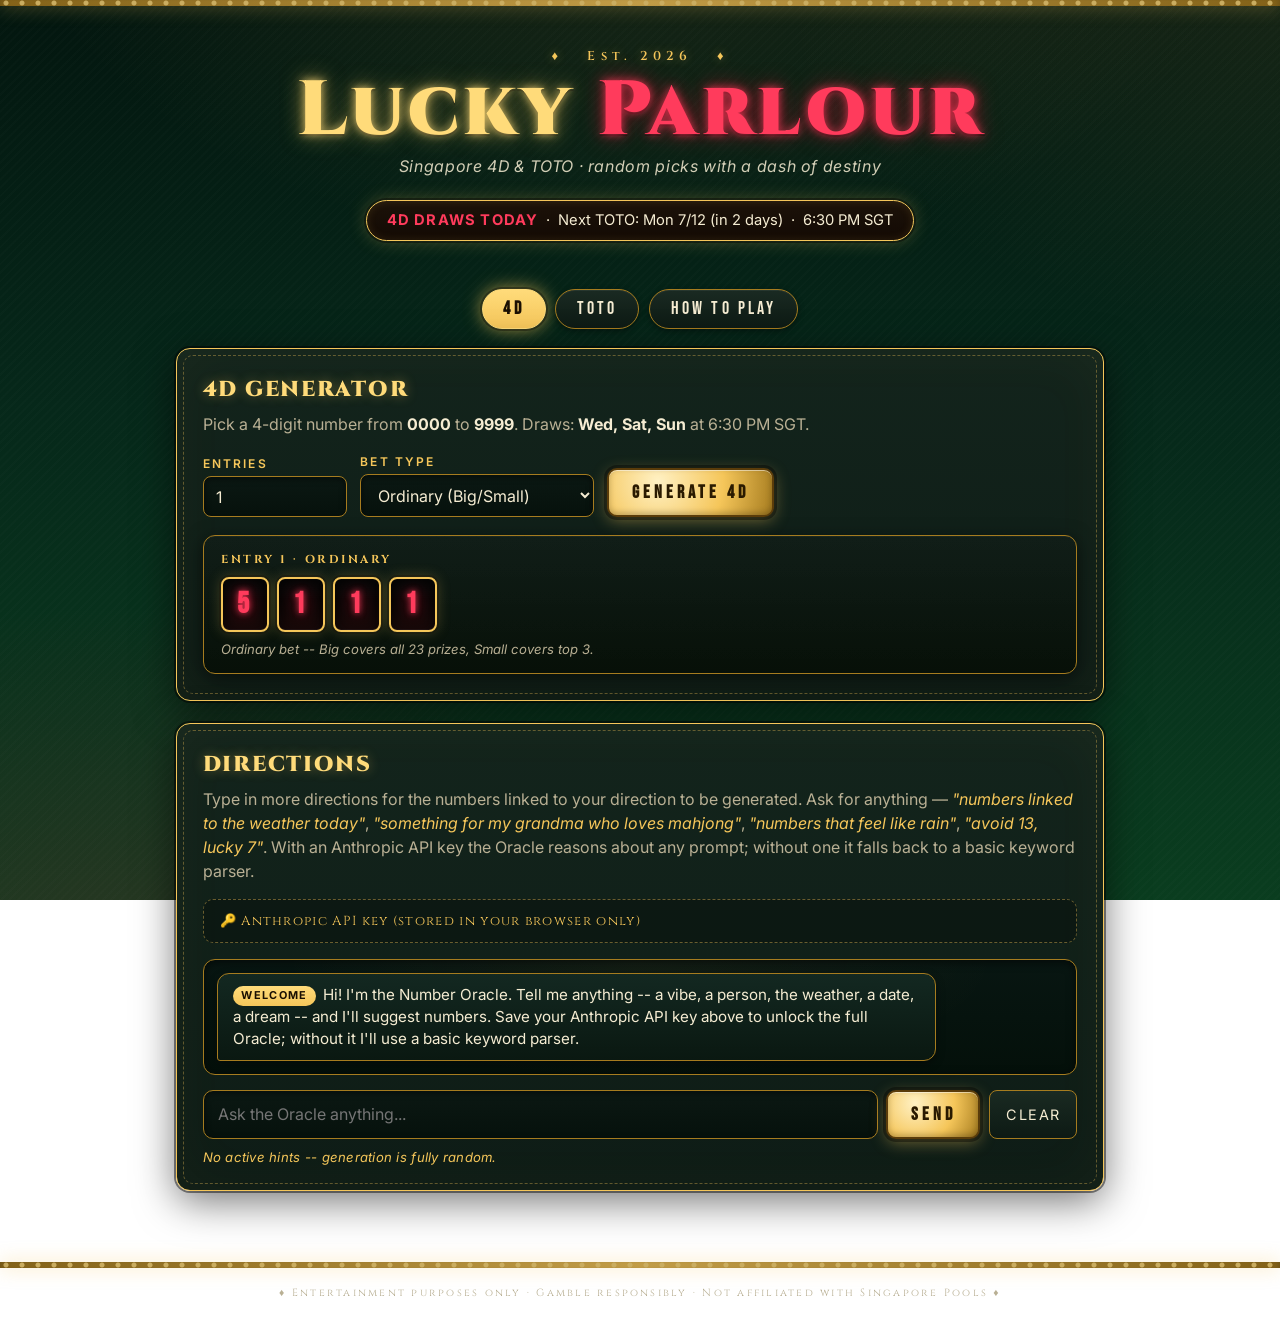
<file: index.html>
<!DOCTYPE html>
<html lang="en">
<head>
  <meta charset="UTF-8" />
  <meta name="viewport" content="width=device-width, initial-scale=1.0" />
  <title>Lucky Parlour &middot; SG 4D & Toto</title>
  <link rel="preconnect" href="https://fonts.googleapis.com" />
  <link rel="preconnect" href="https://fonts.gstatic.com" crossorigin />
  <link href="https://fonts.googleapis.com/css2?family=Cinzel:wght@600;700;900&family=Bebas+Neue&family=Inter:wght@400;500;700&display=swap" rel="stylesheet" />
  <link rel="stylesheet" href="styles.css" />
</head>
<body>
  <div class="marquee-border top"></div>

  <header class="hero">
    <div class="hero-inner">
      <div class="hero-eyebrow">&#9830; &nbsp; Est. 2026 &nbsp; &#9830;</div>
      <h1><span class="glow-gold">Lucky</span> <span class="glow-red">Parlour</span></h1>
      <p class="subtitle">Singapore 4D &amp; TOTO &middot; random picks with a dash of destiny</p>
      <div id="draw-reminder" class="draw-reminder" aria-live="polite"></div>
    </div>
  </header>

  <main class="container">
    <nav class="tabs" role="tablist">
      <button class="tab active" data-tab="four-d" role="tab" aria-selected="true">4D</button>
      <button class="tab" data-tab="toto" role="tab" aria-selected="false">TOTO</button>
      <button class="tab" data-tab="rules" role="tab" aria-selected="false">How to Play</button>
    </nav>

    <section id="four-d" class="panel active" role="tabpanel">
      <h2>4D Generator</h2>
      <p class="panel-desc">
        Pick a 4-digit number from <strong>0000</strong> to <strong>9999</strong>.
        Draws: <strong>Wed, Sat, Sun</strong> at 6:30 PM SGT.
      </p>

      <div class="controls">
        <label>
          Entries
          <input id="fourd-count" type="number" min="1" max="12" value="1" />
        </label>
        <label>
          Bet type
          <select id="fourd-bettype">
            <option value="ordinary">Ordinary (Big/Small)</option>
            <option value="ibet">iBet (all permutations)</option>
            <option value="roll">4D Roll (one rolling digit)</option>
            <option value="system">System Entry (24 perms)</option>
          </select>
        </label>
        <button id="fourd-generate" class="primary">Generate 4D</button>
      </div>

      <div id="fourd-results" class="results" aria-live="polite"></div>
    </section>

    <section id="toto" class="panel" role="tabpanel">
      <h2>Toto Generator</h2>
      <p class="panel-desc">
        Pick <strong>6 numbers</strong> from <strong>1 to 49</strong>. A 7th
        "additional number" is drawn for prize tiers.
        Draws: <strong>Mon, Thu</strong> at 6:30 PM SGT.
      </p>

      <div class="controls">
        <label>
          Boards
          <input id="toto-count" type="number" min="1" max="10" value="1" />
        </label>
        <label>
          Entry type
          <select id="toto-bettype">
            <option value="6">Ordinary (6 numbers)</option>
            <option value="7">System 7</option>
            <option value="8">System 8</option>
            <option value="9">System 9</option>
            <option value="10">System 10</option>
            <option value="11">System 11</option>
            <option value="12">System 12</option>
          </select>
        </label>
        <button id="toto-generate" class="primary">Generate Toto</button>
      </div>

      <div id="toto-results" class="results" aria-live="polite"></div>
    </section>

    <section id="rules" class="panel" role="tabpanel">
      <h2>How to Play</h2>

      <article>
        <h3>4D</h3>
        <ul>
          <li>Choose any 4-digit number from 0000 to 9999.</li>
          <li>Minimum bet: S$1 per entry.</li>
          <li>Each draw picks 23 winning numbers: 1st, 2nd, 3rd, 10 Starter, 10 Consolation.</li>
          <li>
            Bet types: <em>Ordinary</em> (Big covers all 23 prizes; Small covers top 3),
            <em>iBet</em> (wins if any permutation matches),
            <em>4D Roll</em> (one digit is a wildcard 0-9),
            <em>System Entry</em> (all 24 permutations of 4 unique digits).
          </li>
          <li>Draws: Wednesday, Saturday, Sunday at 6:30 PM.</li>
        </ul>
      </article>

      <article>
        <h3>Toto</h3>
        <ul>
          <li>Pick 6 numbers from 1 to 49. Minimum bet: S$1.</li>
          <li>Each draw: 6 winning numbers plus 1 additional number (for Groups 2 & 5).</li>
          <li>
            System entries: pick 7-12 numbers to cover every 6-number combination from
            your set (higher cost, higher coverage).
          </li>
          <li>System Roll: pick 5 numbers plus a rolling wildcard.</li>
          <li>Draws: Monday and Thursday at 6:30 PM.</li>
        </ul>
      </article>

      <p class="disclaimer">
        This tool is for entertainment only. It is not affiliated with Singapore Pools.
        Please gamble responsibly.
      </p>
    </section>

    <section class="chat-section">
      <h2>Directions</h2>
      <p class="panel-desc">
        Type in more directions for the numbers linked to your direction to be generated.
        Ask for anything &mdash; <em>"numbers linked to the weather today"</em>,
        <em>"something for my grandma who loves mahjong"</em>,
        <em>"numbers that feel like rain"</em>, <em>"avoid 13, lucky 7"</em>.
        With an Anthropic API key the Oracle reasons about any prompt; without one
        it falls back to a basic keyword parser.
      </p>

      <details class="api-key-box">
        <summary>&#128273; Anthropic API key (stored in your browser only)</summary>
        <div class="api-key-inner">
          <p class="muted">
            Get a key at <code>console.anthropic.com</code>. It's saved to your
            browser's localStorage and sent directly to Anthropic &mdash; never
            to anyone else.
          </p>
          <div class="api-key-row">
            <input id="api-key-input" type="password" placeholder="sk-ant-..." autocomplete="off" />
            <button type="button" id="api-key-save" class="primary">Save</button>
            <button type="button" id="api-key-clear">Remove</button>
          </div>
          <div id="api-key-status" class="chat-state"></div>
        </div>
      </details>

      <div id="chat-log" class="chat-log" aria-live="polite"></div>
      <form id="chat-form" class="chat-form">
        <input id="chat-input" type="text" placeholder="Ask the Oracle anything..." autocomplete="off" />
        <button type="submit" class="primary">Send</button>
        <button type="button" id="chat-clear">Clear</button>
      </form>
      <div id="chat-state" class="chat-state"></div>
    </section>
  </main>

  <div class="marquee-border bottom"></div>

  <footer class="footer">
    <small>&#9830; Entertainment purposes only &middot; Gamble responsibly &middot; Not affiliated with Singapore Pools &#9830;</small>
  </footer>

  <script src="app.js"></script>
</body>
</html>
</file>
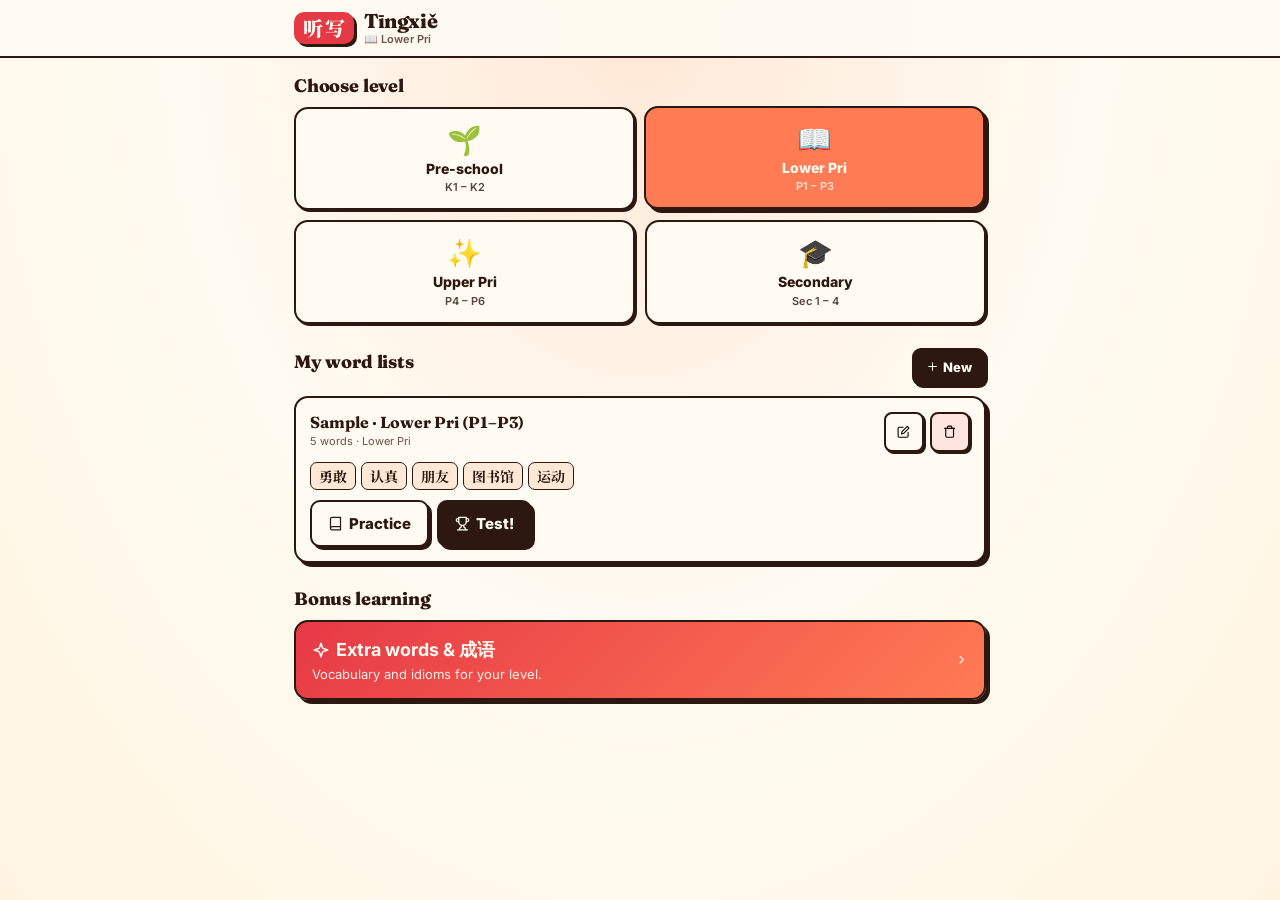
<file: tingxielearner.html>
<!DOCTYPE html>
<html lang="en">
<head>
<meta charset="UTF-8" />
<meta name="viewport" content="width=device-width, initial-scale=1.0, maximum-scale=1.0, user-scalable=no, viewport-fit=cover" />
<meta name="apple-mobile-web-app-capable" content="yes" />
<meta name="mobile-web-app-capable" content="yes" />
<title>Tīngxiě Learner</title>
<link rel="preconnect" href="https://fonts.googleapis.com">
<link rel="preconnect" href="https://fonts.gstatic.com" crossorigin>
<link href="https://fonts.googleapis.com/css2?family=Fraunces:opsz,wght@9..144,700;9..144,800&family=Noto+Serif+SC:wght@700;900&family=Inter:wght@500;700;800&display=swap" rel="stylesheet">
<style>
  :root {
    --ink: #2C1810;
    --paper: #FFFBF2;
    --cream: #FFE8D6;
    --rust: #E63946;
    --orange: #FF7B54;
    --amber: #FFB84D;
    --maroon: #9B2226;
    --muted: #6B5444;
    --green: #86C375;
    --red: #FF7B54;
    --pink: #FFE5E0;
    --mintCorrect: #D4F1C5;
  }
  * { box-sizing: border-box; -webkit-tap-highlight-color: transparent; }
  html, body { margin: 0; padding: 0; }
  body {
    font-family: 'Inter', -apple-system, BlinkMacSystemFont, sans-serif;
    color: var(--ink);
    background: radial-gradient(ellipse at top, var(--cream) 0%, var(--paper) 50%, #FFF4E0 100%);
    min-height: 100vh;
    padding-bottom: 24px;
    overscroll-behavior: none;
  }
  button { font-family: inherit; touch-action: manipulation; cursor: pointer; }
  input { font-family: inherit; -webkit-appearance: none; }
  input:focus { border-color: var(--rust) !important; outline: none; }
  .zh { font-family: 'Noto Serif SC', serif; font-weight: 900; }
  .display { font-family: 'Fraunces', serif; font-weight: 800; letter-spacing: -0.02em; }

  @keyframes pulse { 0%,100% { transform: scale(1); } 50% { transform: scale(1.04); } }
  @keyframes fadeUp { from { opacity: 0; transform: translateY(6px); } to { opacity: 1; transform: translateY(0); } }

  /* Layout */
  header {
    position: sticky; top: 0; z-index: 10;
    background: rgba(255, 251, 242, 0.92);
    backdrop-filter: blur(8px); -webkit-backdrop-filter: blur(8px);
    border-bottom: 2px solid var(--ink);
  }
  .header-inner {
    display: flex; align-items: center; justify-content: space-between;
    max-width: 720px; margin: 0 auto; padding: 10px 14px; gap: 10px;
  }
  .header-left { display: flex; align-items: center; gap: 10px; min-width: 0; flex: 1; }
  .logo {
    display: flex; gap: 2px; background: var(--rust); padding: 6px 9px;
    border-radius: 10px; box-shadow: 3px 3px 0 var(--ink); flex-shrink: 0;
  }
  .logo span { color: var(--paper); font-family: 'Noto Serif SC', serif; font-weight: 900; font-size: 20px; line-height: 1; }
  .title { margin: 0; font-size: 20px; line-height: 1.1; }
  .subtitle { margin: 0; font-size: 11px; color: var(--muted); font-weight: 600;
    overflow: hidden; text-overflow: ellipsis; white-space: nowrap; }

  main { max-width: 720px; margin: 0 auto; padding: 16px 14px; }

  .section { animation: fadeUp 0.3s ease; margin-bottom: 24px; }
  .section-title { font-family: 'Fraunces', serif; font-weight: 800; font-size: 18px;
    margin: 0 0 10px; letter-spacing: -0.01em; }
  .section-header { display: flex; justify-content: space-between; align-items: center; margin-bottom: 10px; gap: 10px; }

  /* Buttons */
  .btn {
    border: 2.5px solid var(--ink); border-radius: 10px;
    padding: 12px 16px; font-weight: 800; font-size: 15px;
    display: inline-flex; align-items: center; justify-content: center; gap: 6px;
    box-shadow: 3px 3px 0 var(--ink); min-height: 46px;
  }
  .btn-primary { background: var(--ink); color: var(--paper); }
  .btn-secondary { background: var(--paper); color: var(--ink); }
  .btn-sm {
    border: 2px solid var(--ink); border-radius: 9px;
    padding: 8px 12px; font-weight: 800; font-size: 13px;
    display: inline-flex; align-items: center; gap: 4px;
    box-shadow: 2px 2px 0 var(--ink); min-height: 38px;
    background: var(--ink); color: var(--paper);
  }
  .btn-icon {
    background: var(--paper); border: 2px solid var(--ink); border-radius: 8px;
    width: 40px; height: 40px;
    display: inline-flex; align-items: center; justify-content: center;
    box-shadow: 2px 2px 0 var(--ink); flex-shrink: 0; padding: 0;
  }
  .btn-icon-lg {
    background: var(--paper); border: 2.5px solid var(--ink); border-radius: 10px;
    width: 50px; height: 46px;
    display: inline-flex; align-items: center; justify-content: center;
    box-shadow: 3px 3px 0 var(--ink); flex-shrink: 0; padding: 0;
  }
  .btn:disabled, .btn-sm:disabled { opacity: 0.4; cursor: not-allowed; }
  .btn-row { display: flex; gap: 8px; }
  .btn-full { width: 100%; }

  /* Level grid */
  .level-grid { display: grid; grid-template-columns: repeat(2, 1fr); gap: 10px; }
  .level-card {
    border: 2.5px solid var(--ink); border-radius: 14px; padding: 14px 10px;
    display: flex; flex-direction: column; align-items: center; gap: 4px;
    transition: all 0.15s ease; min-height: 96px; justify-content: center;
    background: var(--paper); color: var(--ink); box-shadow: 2px 2px 0 var(--ink);
    font-family: inherit;
  }
  .level-card.active { transform: translate(-1px, -1px); box-shadow: 4px 4px 0 var(--ink); }
  .level-card.active[data-id="preschool"] { background: var(--amber); color: var(--paper); }
  .level-card.active[data-id="lower-pri"] { background: var(--orange); color: var(--paper); }
  .level-card.active[data-id="upper-pri"] { background: var(--rust); color: var(--paper); }
  .level-card.active[data-id="secondary"] { background: var(--maroon); color: var(--paper); }
  .level-card .emoji { font-size: 28px; }
  .level-card .label { font-weight: 800; font-size: 14px; line-height: 1.1; }
  .level-card .sub { font-size: 11px; opacity: 0.8; font-weight: 600; }

  /* List cards */
  .list-grid { display: flex; flex-direction: column; gap: 12px; }
  .list-card {
    background: var(--paper); border: 2.5px solid var(--ink); border-radius: 14px;
    padding: 14px; box-shadow: 4px 4px 0 var(--ink);
    display: flex; flex-direction: column; gap: 10px;
  }
  .list-card-header { display: flex; justify-content: space-between; align-items: flex-start; gap: 10px; }
  .list-name { margin: 0; font-size: 16px; font-family: 'Fraunces', serif; font-weight: 700;
    overflow: hidden; text-overflow: ellipsis; white-space: nowrap; }
  .list-meta { margin: 2px 0 0; font-size: 11px; color: var(--muted); }
  .word-preview { display: flex; flex-wrap: wrap; gap: 5px; }
  .word-chip {
    background: var(--cream); border: 1.5px solid var(--ink); border-radius: 7px;
    padding: 3px 8px; font-family: 'Noto Serif SC', serif; font-weight: 700; font-size: 14px;
  }
  .more-chip {
    background: var(--ink); color: var(--paper); border-radius: 7px;
    padding: 3px 8px; font-size: 11px; font-weight: 800;
  }

  /* Empty state */
  .empty {
    background: var(--paper); border: 2.5px dashed var(--ink); border-radius: 14px;
    padding: 28px 18px; text-align: center;
  }

  /* Bonus card */
  .bonus-banner {
    width: 100%; background: linear-gradient(135deg, var(--rust) 0%, var(--orange) 100%);
    color: var(--paper); border: 2.5px solid var(--ink); border-radius: 14px;
    padding: 16px;
    display: flex; justify-content: space-between; align-items: center;
    box-shadow: 4px 4px 0 var(--ink); font-family: inherit; text-align: left; gap: 10px;
  }
  .bonus-banner h3 { margin: 0 0 4px; font-size: 18px; display: flex; align-items: center; gap: 6px; }
  .bonus-banner p { margin: 0; opacity: 0.92; font-size: 13px; }

  /* Scores */
  .scores { display: flex; flex-direction: column; gap: 6px; }
  .score-row {
    background: var(--paper); border: 2px solid var(--ink); border-radius: 9px;
    padding: 8px 12px; display: flex; justify-content: space-between; align-items: center; gap: 10px;
  }
  .score-badge {
    border: 2px solid var(--ink); border-radius: 7px;
    padding: 4px 10px; font-weight: 800; font-size: 13px; flex-shrink: 0;
  }

  /* Form */
  .form-wrap {
    background: var(--paper); border: 2.5px solid var(--ink); border-radius: 14px;
    padding: 16px; box-shadow: 4px 4px 0 var(--ink);
    display: flex; flex-direction: column; gap: 16px;
  }
  .form-header { display: flex; align-items: center; gap: 10px; }
  .form-header h2 { margin: 0; font-size: 19px; }
  .label { display: flex; flex-direction: column; gap: 6px; font-weight: 700; font-size: 14px; }
  .input {
    border: 2px solid var(--ink); border-radius: 8px; padding: 12px;
    font-size: 16px; background: var(--paper); width: 100%; min-height: 44px;
  }

  .add-stack { display: flex; flex-direction: column; gap: 8px; }
  .word-row {
    display: flex; gap: 10px; padding: 10px 12px;
    background: var(--paper); border: 1.5px solid var(--ink);
    border-radius: 8px; margin-bottom: 6px; align-items: center;
  }
  .word-row .hanzi-big { font-family: 'Noto Serif SC', serif; font-weight: 700; font-size: 22px; line-height: 1.1; }
  .word-row .pinyin-small { font-size: 12px; color: var(--muted); }

  .sticky-footer {
    position: sticky; bottom: 0;
    background: rgba(255, 251, 242, 0.95);
    backdrop-filter: blur(8px);
    margin: 8px -16px -16px;
    padding: 12px 16px;
    border-top: 2px solid var(--ink);
    border-radius: 0 0 12px 12px;
    display: flex; gap: 8px; align-items: center;
  }

  /* Practice / Test */
  .mini-header {
    display: flex; align-items: center; gap: 10px;
    background: var(--paper); border: 2px solid var(--ink);
    border-radius: 10px; padding: 8px 10px; margin-bottom: 12px;
  }
  .mini-header .label-text { font-weight: 800; font-size: 14px; flex: 1;
    overflow: hidden; text-overflow: ellipsis; white-space: nowrap; }
  .progress-pill {
    font-size: 13px; color: var(--muted); font-weight: 800;
    background: var(--cream); padding: 4px 10px; border-radius: 7px;
    border: 1.5px solid var(--ink); flex-shrink: 0;
  }
  .progress-bar {
    height: 6px; background: var(--cream); border-radius: 3px;
    border: 1.5px solid var(--ink); overflow: hidden; margin-bottom: 12px;
  }
  .progress-fill { height: 100%; background: var(--rust); transition: width 0.3s ease; }

  .card-pad {
    background: var(--paper); border: 2.5px solid var(--ink); border-radius: 16px;
    padding: 16px; box-shadow: 4px 4px 0 var(--ink);
    display: flex; flex-direction: column; align-items: center; gap: 14px;
  }
  .big-hanzi-btn {
    position: relative; width: 100%; aspect-ratio: 1/1; max-height: 52vh;
    background: var(--cream); border: 3px solid var(--ink);
    border-radius: 14px;
    display: flex; align-items: center; justify-content: center;
    box-shadow: 4px 4px 0 var(--ink); font-family: inherit;
    padding: 0;
  }
  .big-hanzi {
    font-family: 'Noto Serif SC', serif; font-weight: 900;
    font-size: clamp(72px, 28vw, 180px); line-height: 1;
  }
  .reveal-btn {
    background: var(--cream); border: 2px solid var(--ink); border-radius: 9px;
    padding: 10px 12px; font-weight: 800;
    display: inline-flex; align-items: center; justify-content: center;
    gap: 6px; font-size: 13px; min-height: 42px; width: 100%;
  }
  .stroke-hint {
    background: var(--cream); border: 2px solid var(--ink); border-radius: 9px;
    padding: 10px 12px; width: 100%;
    display: flex; align-items: center; gap: 8px; font-size: 12px;
  }

  .mode-row { display: grid; grid-template-columns: 1fr 1fr; gap: 6px; margin-bottom: 12px; }
  .mode-btn {
    background: var(--paper); border: 2px solid var(--ink); border-radius: 9px;
    padding: 10px 8px; font-weight: 800;
    display: inline-flex; align-items: center; justify-content: center;
    gap: 5px; font-size: 13px; font-family: inherit; min-height: 42px;
  }
  .mode-btn.active { background: var(--ink); color: var(--paper); box-shadow: 2px 2px 0 var(--muted); }

  .test-prompt {
    margin: 0; font-size: 13px; color: var(--muted); font-weight: 800;
    text-transform: uppercase; letter-spacing: 0.05em;
  }
  .big-speak-btn {
    width: 120px; height: 120px; background: var(--rust); color: var(--paper);
    border: 3px solid var(--ink); border-radius: 50%;
    display: flex; flex-direction: column; align-items: center; justify-content: center;
    box-shadow: 4px 4px 0 var(--ink);
    animation: pulse 2s ease-in-out infinite; font-family: inherit;
  }
  .answer-area { width: 100%; display: flex; flex-direction: column; gap: 10px; }
  .self-check {
    background: var(--cream); border: 2px solid var(--ink); border-radius: 12px;
    padding: 16px; width: 100%; text-align: center;
  }
  .self-check .big-answer {
    font-size: 52px; font-family: 'Noto Serif SC', serif;
    font-weight: 900; line-height: 1; margin: 4px 0;
  }
  .self-check-btns { display: flex; gap: 8px; margin-top: 12px; }
  .self-check-btns .mode-btn { flex: 1; }

  /* Canvas */
  .canvas-wrap { position: relative; width: 100%; }
  canvas {
    width: 100%; aspect-ratio: 1/1; border-radius: 14px;
    border: 3px solid var(--ink);
    touch-action: none; -ms-touch-action: none;
    -webkit-user-select: none; user-select: none;
    background: var(--paper); box-shadow: 3px 3px 0 var(--ink); display: block;
    overscroll-behavior: none;
  }
  .clear-btn {
    position: absolute; top: 10px; right: 10px;
    background: var(--paper); border: 2px solid var(--ink);
    border-radius: 8px; padding: 8px 12px;
    font-size: 13px; font-family: inherit; font-weight: 700;
    display: flex; align-items: center; gap: 4px; min-height: 36px;
    touch-action: manipulation;
  }

  /* Results */
  .results-card {
    background: var(--paper); border: 2.5px solid var(--ink); border-radius: 16px;
    padding: 20px; box-shadow: 4px 4px 0 var(--ink);
    text-align: center; max-width: 600px; width: 100%; margin: 0 auto;
  }
  .results-card .emoji-big { font-size: 60px; }
  .results-card h2 { margin: 4px 0; font-size: 30px; }
  .results-card .msg { font-size: 17px; color: var(--muted); margin: 0 0 18px; }
  .result-details {
    display: flex; flex-direction: column; gap: 5px;
    margin: 14px 0; max-height: 260px; overflow-y: auto;
  }
  .result-row {
    display: flex; align-items: center; gap: 10px;
    padding: 8px 12px; border-radius: 8px; border: 2px solid var(--ink);
  }
  .result-row.correct { background: var(--mintCorrect); }
  .result-row.wrong { background: var(--pink); }
  .result-actions { display: grid; grid-template-columns: 1fr 1fr 1fr; gap: 8px; }

  /* Bonus */
  .bonus-level-row { display: flex; gap: 6px; flex-wrap: wrap; overflow-x: auto; padding-bottom: 2px; margin-bottom: 8px; }
  .chip-btn {
    background: var(--paper); border: 2px solid var(--ink); border-radius: 999px;
    padding: 7px 12px; font-weight: 800; font-family: inherit;
    font-size: 12px; white-space: nowrap; flex-shrink: 0;
  }
  .chip-btn.active { color: var(--paper); }
  .chip-btn.active[data-id="preschool"] { background: var(--amber); }
  .chip-btn.active[data-id="lower-pri"] { background: var(--orange); }
  .chip-btn.active[data-id="upper-pri"] { background: var(--rust); }
  .chip-btn.active[data-id="secondary"] { background: var(--maroon); }

  .tab-row { display: grid; grid-template-columns: 1fr 1fr; gap: 8px; margin-bottom: 8px; }
  .tab {
    background: var(--paper); border: 2px solid var(--ink); border-radius: 10px;
    padding: 10px 12px; font-weight: 800; font-family: inherit; font-size: 13px;
    min-height: 42px;
  }
  .tab.active { background: var(--rust); color: var(--paper); box-shadow: 2px 2px 0 var(--ink); }

  .refresh-btn {
    background: var(--cream); color: var(--ink); border: 2px solid var(--ink);
    border-radius: 10px; padding: 8px 12px; font-weight: 800; font-size: 13px;
    display: inline-flex; align-items: center; gap: 5px;
    box-shadow: 2px 2px 0 var(--ink); min-height: 38px;
    font-family: inherit; flex-shrink: 0;
  }

  .bonus-grid {
    display: grid; grid-template-columns: repeat(2, 1fr);
    gap: 10px; perspective: 1000px;
  }
  .bonus-grid.idiom-grid {
    grid-template-columns: 1fr;
  }
  .bonus-item {
    position: relative; aspect-ratio: 1/1;
    transform-style: preserve-3d; transition: transform 0.5s;
  }
  .idiom-grid .bonus-item {
    aspect-ratio: 3/1;
  }
  .bonus-item.flipped { transform: rotateY(180deg); }
  .bonus-face {
    position: absolute; inset: 0; border: 2.5px solid var(--ink); border-radius: 12px;
    padding: 10px; box-shadow: 3px 3px 0 var(--ink); backface-visibility: hidden;
    display: flex; flex-direction: column; align-items: center; justify-content: center; gap: 4px;
  }
  .bonus-face.front { background: var(--paper); }
  .bonus-face.back { background: var(--cream); transform: rotateY(180deg); }
  .bonus-hanzi {
    font-family: 'Noto Serif SC', serif; font-weight: 900;
    font-size: clamp(26px, 8vw, 36px); line-height: 1.1; text-align: center;
  }
  .idiom-grid .bonus-hanzi {
    font-size: clamp(22px, 6vw, 30px);
  }
  .bonus-pinyin { font-size: 13px; color: var(--muted); text-align: center; font-weight: 700; }
  .bonus-meaning {
    font-family: 'Fraunces', serif; font-weight: 700;
    font-size: 14px; line-height: 1.35; text-align: center;
    color: var(--ink); padding: 0 6px;
  }
  .flip-hint { position: absolute; bottom: 5px; font-size: 9px; color: var(--muted); font-weight: 700; letter-spacing: 0.05em; }
  .speak-icon {
    position: absolute; top: 6px; right: 6px;
    background: var(--cream); border: 2px solid var(--ink);
    border-radius: 50%; width: 30px; height: 30px;
    display: flex; align-items: center; justify-content: center; padding: 0;
  }
  .speak-icon svg { width: 14px; height: 14px; }

  /* Inline icons (SVG, currentColor) */
  .ic { width: 1em; height: 1em; vertical-align: -0.15em; }
</style>
</head>
<body>
<div id="root"></div>

<!-- Inline SVG icon symbols, referenced by id -->
<svg width="0" height="0" style="position:absolute" aria-hidden="true">
  <defs>
    <symbol id="i-home" viewBox="0 0 24 24" fill="none" stroke="currentColor" stroke-width="2" stroke-linecap="round" stroke-linejoin="round"><path d="m3 9 9-7 9 7v11a2 2 0 0 1-2 2H5a2 2 0 0 1-2-2z"/><polyline points="9 22 9 12 15 12 15 22"/></symbol>
    <symbol id="i-back" viewBox="0 0 24 24" fill="none" stroke="currentColor" stroke-width="2" stroke-linecap="round" stroke-linejoin="round"><line x1="19" y1="12" x2="5" y2="12"/><polyline points="12 19 5 12 12 5"/></symbol>
    <symbol id="i-plus" viewBox="0 0 24 24" fill="none" stroke="currentColor" stroke-width="2" stroke-linecap="round" stroke-linejoin="round"><line x1="12" y1="5" x2="12" y2="19"/><line x1="5" y1="12" x2="19" y2="12"/></symbol>
    <symbol id="i-x" viewBox="0 0 24 24" fill="none" stroke="currentColor" stroke-width="2" stroke-linecap="round" stroke-linejoin="round"><line x1="18" y1="6" x2="6" y2="18"/><line x1="6" y1="6" x2="18" y2="18"/></symbol>
    <symbol id="i-check" viewBox="0 0 24 24" fill="none" stroke="currentColor" stroke-width="2" stroke-linecap="round" stroke-linejoin="round"><polyline points="20 6 9 17 4 12"/></symbol>
    <symbol id="i-edit" viewBox="0 0 24 24" fill="none" stroke="currentColor" stroke-width="2" stroke-linecap="round" stroke-linejoin="round"><path d="M11 4H4a2 2 0 0 0-2 2v14a2 2 0 0 0 2 2h14a2 2 0 0 0 2-2v-7"/><path d="m18.5 2.5 3 3L12 15l-4 1 1-4z"/></symbol>
    <symbol id="i-trash" viewBox="0 0 24 24" fill="none" stroke="currentColor" stroke-width="2" stroke-linecap="round" stroke-linejoin="round"><polyline points="3 6 5 6 21 6"/><path d="M19 6v14a2 2 0 0 1-2 2H7a2 2 0 0 1-2-2V6m3 0V4a2 2 0 0 1 2-2h4a2 2 0 0 1 2 2v2"/></symbol>
    <symbol id="i-book" viewBox="0 0 24 24" fill="none" stroke="currentColor" stroke-width="2" stroke-linecap="round" stroke-linejoin="round"><path d="M4 19.5A2.5 2.5 0 0 1 6.5 17H20"/><path d="M6.5 2H20v20H6.5A2.5 2.5 0 0 1 4 19.5v-15A2.5 2.5 0 0 1 6.5 2z"/></symbol>
    <symbol id="i-trophy" viewBox="0 0 24 24" fill="none" stroke="currentColor" stroke-width="2" stroke-linecap="round" stroke-linejoin="round"><path d="M6 9H4.5a2.5 2.5 0 0 1 0-5H6"/><path d="M18 9h1.5a2.5 2.5 0 0 0 0-5H18"/><path d="M4 22h16"/><path d="M10 14.66V17c0 .55-.47.98-.97 1.21C7.85 18.75 7 20.24 7 22"/><path d="M14 14.66V17c0 .55.47.98.97 1.21C16.15 18.75 17 20.24 17 22"/><path d="M18 2H6v7a6 6 0 0 0 12 0V2Z"/></symbol>
    <symbol id="i-sparkles" viewBox="0 0 24 24" fill="none" stroke="currentColor" stroke-width="2" stroke-linecap="round" stroke-linejoin="round"><path d="m12 3-1.9 5.8a2 2 0 0 1-1.3 1.3L3 12l5.8 1.9a2 2 0 0 1 1.3 1.3L12 21l1.9-5.8a2 2 0 0 1 1.3-1.3L21 12l-5.8-1.9a2 2 0 0 1-1.3-1.3z"/></symbol>
    <symbol id="i-eye" viewBox="0 0 24 24" fill="none" stroke="currentColor" stroke-width="2" stroke-linecap="round" stroke-linejoin="round"><path d="M2 12s3-7 10-7 10 7 10 7-3 7-10 7-10-7-10-7z"/><circle cx="12" cy="12" r="3"/></symbol>
    <symbol id="i-eye-off" viewBox="0 0 24 24" fill="none" stroke="currentColor" stroke-width="2" stroke-linecap="round" stroke-linejoin="round"><path d="M9.88 9.88a3 3 0 1 0 4.24 4.24"/><path d="M10.73 5.08A10.43 10.43 0 0 1 12 5c7 0 10 7 10 7a13.16 13.16 0 0 1-1.67 2.68"/><path d="M6.61 6.61A13.526 13.526 0 0 0 2 12s3 7 10 7a9.74 9.74 0 0 0 5.39-1.61"/><line x1="2" y1="2" x2="22" y2="22"/></symbol>
    <symbol id="i-pencil" viewBox="0 0 24 24" fill="none" stroke="currentColor" stroke-width="2" stroke-linecap="round" stroke-linejoin="round"><path d="M17 3a2.828 2.828 0 1 1 4 4L7.5 20.5 2 22l1.5-5.5z"/></symbol>
    <symbol id="i-user-check" viewBox="0 0 24 24" fill="none" stroke="currentColor" stroke-width="2" stroke-linecap="round" stroke-linejoin="round"><path d="M16 21v-2a4 4 0 0 0-4-4H5a4 4 0 0 0-4 4v2"/><circle cx="8.5" cy="7" r="4"/><polyline points="17 11 19 13 23 9"/></symbol>
    <symbol id="i-chevron" viewBox="0 0 24 24" fill="none" stroke="currentColor" stroke-width="2" stroke-linecap="round" stroke-linejoin="round"><polyline points="9 18 15 12 9 6"/></symbol>
    <symbol id="i-rotate" viewBox="0 0 24 24" fill="none" stroke="currentColor" stroke-width="2" stroke-linecap="round" stroke-linejoin="round"><polyline points="1 4 1 10 7 10"/><path d="M3.51 15a9 9 0 1 0 2.13-9.36L1 10"/></symbol>
    <symbol id="i-save" viewBox="0 0 24 24" fill="none" stroke="currentColor" stroke-width="2" stroke-linecap="round" stroke-linejoin="round"><path d="M19 21H5a2 2 0 0 1-2-2V5a2 2 0 0 1 2-2h11l5 5v11a2 2 0 0 1-2 2z"/><polyline points="17 21 17 13 7 13 7 21"/><polyline points="7 3 7 8 15 8"/></symbol>
    <symbol id="i-refresh" viewBox="0 0 24 24" fill="none" stroke="currentColor" stroke-width="2" stroke-linecap="round" stroke-linejoin="round"><polyline points="23 4 23 10 17 10"/><polyline points="1 20 1 14 7 14"/><path d="M3.51 9a9 9 0 0 1 14.85-3.36L23 10M1 14l4.64 4.36A9 9 0 0 0 20.49 15"/></symbol>
    <symbol id="i-volume" viewBox="0 0 24 24" fill="none" stroke="currentColor" stroke-width="2" stroke-linecap="round" stroke-linejoin="round"><polygon points="11 5 6 9 2 9 2 15 6 15 11 19 11 5"/><path d="M15.54 8.46a5 5 0 0 1 0 7.07"/><path d="M19.07 4.93a10 10 0 0 1 0 14.14"/></symbol>
  </defs>
</svg>

<script>
// ============================================================
// Data: Levels and Bonus Library
// ============================================================
const LEVELS = [
  { id: 'preschool', label: 'Pre-school', sub: 'K1 – K2', emoji: '🌱' },
  { id: 'lower-pri', label: 'Lower Pri', sub: 'P1 – P3', emoji: '📖' },
  { id: 'upper-pri', label: 'Upper Pri', sub: 'P4 – P6', emoji: '✨' },
  { id: 'secondary', label: 'Secondary', sub: 'Sec 1 – 4', emoji: '🎓' },
];
const LEVELS_BY_ID = new Map(LEVELS.map(l => [l.id, l]));

const BONUS_LIBRARY = {
  preschool: {
    words: [
      ['太阳','tài yáng'],['月亮','yuè liang'],['星星','xīng xing'],['苹果','píng guǒ'],['西瓜','xī guā'],
      ['小狗','xiǎo gǒu'],['小猫','xiǎo māo'],['老虎','lǎo hǔ'],['大象','dà xiàng'],['蝴蝶','hú dié'],
      ['妈妈','mā ma'],['爸爸','bà ba'],['老师','lǎo shī'],['朋友','péng yǒu'],['学校','xué xiào'],
      ['红色','hóng sè'],['黄色','huáng sè'],['蓝色','lán sè'],['你好','nǐ hǎo'],['谢谢','xiè xie'],
    ].map(([h,p]) => ({hanzi:h, pinyin:p})),
    idioms: [
      ['一心一意','yī xīn yī yì','Focus on one thing with all your heart.'],
      ['马马虎虎','mǎ mǎ hū hū','Doing something carelessly — not good, not bad.'],
      ['五颜六色','wǔ yán liù sè','Full of many bright colours.'],
      ['十全十美','shí quán shí měi','Perfect in every way.'],
      ['高高兴兴','gāo gāo xìng xìng','Very happy and cheerful.'],
      ['快快乐乐','kuài kuài lè lè','Full of joy and fun.'],
      ['干干净净','gān gān jìng jìng','Very clean, no dirt at all.'],
      ['安安静静','ān ān jìng jìng','Very quiet and peaceful.'],
      ['七上八下','qī shàng bā xià','Heart jumping with worry or excitement.'],
      ['三心二意','sān xīn èr yì','Can\'t decide — keep changing your mind.'],
      ['一举两得','yī jǔ liǎng dé','Do one thing and get two good results.'],
      ['大大小小','dà dà xiǎo xiǎo','Things of all sizes mixed together.'],
    ].map(([h,p,m]) => ({hanzi:h, pinyin:p, meaning:m})),
  },
  'lower-pri': {
    words: [
      ['学校','xué xiào'],['朋友','péng yǒu'],['快乐','kuài lè'],['勇敢','yǒng gǎn'],['聪明','cōng míng'],
      ['认真','rèn zhēn'],['努力','nǔ lì'],['希望','xī wàng'],['帮助','bāng zhù'],['分享','fēn xiǎng'],
      ['图书馆','tú shū guǎn'],['运动','yùn dòng'],['新加坡','xīn jiā pō'],['春节','chūn jié'],['彩虹','cǎi hóng'],
      ['健康','jiàn kāng'],['礼物','lǐ wù'],['故事','gù shi'],['动物园','dòng wù yuán'],['公园','gōng yuán'],
    ].map(([h,p]) => ({hanzi:h, pinyin:p})),
    idioms: [
      ['亡羊补牢','wáng yáng bǔ láo','Fix the problem after a mistake — better late than never.'],
      ['画蛇添足','huà shé tiān zú','Adding something extra and ruining a good thing.'],
      ['守株待兔','shǒu zhū dài tù','Waiting lazily for good luck instead of working for it.'],
      ['井底之蛙','jǐng dǐ zhī wā','Someone who only sees a small world and thinks it\'s everything.'],
      ['狐假虎威','hú jiǎ hǔ wēi','Using someone else\'s power to scare others.'],
      ['对牛弹琴','duì niú tán qín','Talking to someone who can\'t understand — wasted effort.'],
      ['掩耳盗铃','yǎn ěr dào líng','Fooling only yourself, not anyone else.'],
      ['画龙点睛','huà lóng diǎn jīng','Adding the perfect finishing touch.'],
      ['愚公移山','yú gōng yí shān','Keep working hard and you can do anything.'],
      ['一举两得','yī jǔ liǎng dé','Do one thing, get two good results.'],
      ['日积月累','rì jī yuè lěi','Little by little, day by day, you build up a lot.'],
      ['熟能生巧','shú néng shēng qiǎo','Practice makes perfect.'],
      ['专心致志','zhuān xīn zhì zhì','Fully concentrating with all your attention.'],
      ['不耻下问','bù chǐ xià wèn','Not shy to ask questions, even to someone younger.'],
      ['取长补短','qǔ cháng bǔ duǎn','Learn from others\' strengths to fix your weak spots.'],
    ].map(([h,p,m]) => ({hanzi:h, pinyin:p, meaning:m})),
  },
  'upper-pri': {
    words: [
      ['环境','huán jìng'],['保护','bǎo hù'],['文化','wén huà'],['传统','chuán tǒng'],['科技','kē jì'],
      ['挑战','tiǎo zhàn'],['坚持','jiān chí'],['理想','lǐ xiǎng'],['责任','zé rèn'],['合作','hé zuò'],
      ['团结','tuán jié'],['诚信','chéng xìn'],['克服','kè fú'],['成功','chéng gōng'],['经验','jīng yàn'],
      ['思考','sī kǎo'],['鼓励','gǔ lì'],['尊重','zūn zhòng'],['理解','lǐ jiě'],['影响','yǐng xiǎng'],
    ].map(([h,p]) => ({hanzi:h, pinyin:p})),
    idioms: [
      ['滴水穿石','dī shuǐ chuān shí','Water drops can wear through stone — small efforts add up.'],
      ['半途而废','bàn tú ér fèi','Giving up halfway — leaving things unfinished.'],
      ['入乡随俗','rù xiāng suí sú','When in Rome, do as the Romans do.'],
      ['事半功倍','shì bàn gōng bèi','Half the work, double the result — work smart.'],
      ['一帆风顺','yī fān fēng shùn','Smooth sailing all the way — everything goes well.'],
      ['雪中送炭','xuě zhōng sòng tàn','Helping someone exactly when they need it most.'],
      ['锦上添花','jǐn shàng tiān huā','Adding something great to what\'s already good.'],
      ['塞翁失马','sài wēng shī mǎ','A bad thing can turn into something good — blessing in disguise.'],
      ['一鸣惊人','yī míng jīng rén','Quiet for a long time, then suddenly amazing everyone.'],
      ['胸有成竹','xiōng yǒu chéng zhú','Having a clear plan ready before you start.'],
      ['同舟共济','tóng zhōu gòng jì','Working together to get through hard times.'],
      ['齐心协力','qí xīn xié lì','Everyone helping with the same goal.'],
      ['助人为乐','zhù rén wéi lè','Finding happiness in helping other people.'],
      ['舍己为人','shě jǐ wèi rén','Putting other people before yourself.'],
      ['日新月异','rì xīn yuè yì','Changing and improving very quickly.'],
    ].map(([h,p,m]) => ({hanzi:h, pinyin:p, meaning:m})),
  },
  secondary: {
    words: [
      ['探索','tàn suǒ'],['创新','chuàng xīn'],['价值观','jià zhí guān'],['反思','fǎn sī'],['抉择','jué zé'],
      ['观点','guān diǎn'],['逻辑','luó jí'],['矛盾','máo dùn'],['平衡','píng héng'],['和谐','hé xié'],
      ['毅力','yì lì'],['潜力','qián lì'],['身份','shēn fèn'],['挑战','tiǎo zhàn'],['突破','tū pò'],
      ['趋势','qū shì'],['远见','yuǎn jiàn'],['本质','běn zhì'],['人工智能','rén gōng zhì néng'],['可持续','kě chí xù'],
    ].map(([h,p]) => ({hanzi:h, pinyin:p})),
    idioms: [
      ['锲而不舍','qiè ér bù shě','Never giving up — sticking with it no matter what.'],
      ['集思广益','jí sī guǎng yì','Pooling everyone\'s ideas for the best outcome.'],
      ['居安思危','jū ān sī wēi','Think about possible dangers even when life is good.'],
      ['推陈出新','tuī chén chū xīn','Replacing old ideas with new and better ones.'],
      ['深思熟虑','shēn sī shú lǜ','Thinking carefully before making a decision.'],
      ['坚韧不拔','jiān rèn bù bá','Tough and steady — won\'t give up under pressure.'],
      ['高瞻远瞩','gāo zhān yuǎn zhǔ','Seeing far ahead — thinking about the long term.'],
      ['未雨绸缪','wèi yǔ chóu móu','Preparing before trouble arrives.'],
      ['防患未然','fáng huàn wèi rán','Stopping problems before they start.'],
      ['循序渐进','xún xù jiàn jìn','Moving forward step by step in the right order.'],
      ['精益求精','jīng yì qiú jīng','Already good but pushing to be even better.'],
      ['相辅相成','xiāng fǔ xiāng chéng','Two things that make each other better.'],
      ['事在人为','shì zài rén wéi','Success comes down to the effort you put in.'],
      ['水到渠成','shuǐ dào qú chéng','When the time is right, success comes naturally.'],
      ['实事求是','shí shì qiú shì','Be honest — look at the real facts, not opinions.'],
      ['与时俱进','yǔ shí jù jìn','Keep up with the times and changing world.'],
      ['博采众长','bó cǎi zhòng cháng','Take the best ideas from many different sources.'],
      ['独树一帜','dú shù yī zhì','Standing out by having your own unique style.'],
      ['匠心独运','jiàng xīn dú yùn','A creative, careful work made with skill.'],
      ['坚定不移','jiān dìng bù yí','Firm and unshakable in what you believe.'],
    ].map(([h,p,m]) => ({hanzi:h, pinyin:p, meaning:m})),
  },
};

// ============================================================
// Local pinyin dictionary (built from BONUS_LIBRARY)
// ============================================================
const CHAR_PINYIN = {
  '的':'de','一':'yī','是':'shì','不':'bù','了':'le','人':'rén','我':'wǒ','在':'zài','有':'yǒu','他':'tā',
  '这':'zhè','个':'gè','们':'men','中':'zhōng','来':'lái','上':'shàng','大':'dà','和':'hé','国':'guó',
  '到':'dào','说':'shuō','时':'shí','要':'yào','就':'jiù','出':'chū','会':'huì','可':'kě','你':'nǐ',
  '对':'duì','生':'shēng','能':'néng','子':'zi','那':'nà','下':'xià','自':'zì','年':'nián','过':'guò',
  '后':'hòu','里':'lǐ','用':'yòng','行':'xíng','家':'jiā','事':'shì','成':'chéng','方':'fāng','多':'duō',
  '去':'qù','学':'xué','如':'rú','都':'dōu','同':'tóng','面':'miàn','起':'qǐ','看':'kàn','天':'tiān',
  '分':'fēn','好':'hǎo','小':'xiǎo','心':'xīn','她':'tā','本':'běn','前':'qián','开':'kāi','想':'xiǎng',
  '日':'rì','力':'lì','把':'bǎ','十':'shí','已':'yǐ','工':'gōng','情':'qíng','明':'míng','知':'zhī',
  '全':'quán','三':'sān','点':'diǎn','正':'zhèng','外':'wài','两':'liǎng','高':'gāo','间':'jiān','问':'wèn',
  '最':'zuì','物':'wù','手':'shǒu','头':'tóu','文':'wén','美':'měi','见':'jiàn','水':'shuǐ','火':'huǒ',
  '车':'chē','门':'mén','马':'mǎ','风':'fēng','雨':'yǔ','花':'huā','草':'cǎo','树':'shù','山':'shān',
  '海':'hǎi','口':'kǒu','目':'mù','耳':'ěr','父':'fù','母':'mǔ','男':'nán','女':'nǚ','友':'yǒu',
  '老':'lǎo','少':'shǎo','长':'zhǎng','短':'duǎn','宽':'kuān','远':'yuǎn','近':'jìn','早':'zǎo',
  '晚':'wǎn','快':'kuài','慢':'màn','热':'rè','冷':'lěng','凉':'liáng','暖':'nuǎn','干':'gān','湿':'shī',
  '吃':'chī','喝':'hē','睡':'shuì','走':'zǒu','跑':'pǎo','跳':'tiào','坐':'zuò','站':'zhàn','听':'tīng',
  '读':'dú','写':'xiě','画':'huà','唱':'chàng','笑':'xiào','哭':'kū','爱':'ài','给':'gěi','送':'sòng',
  '买':'mǎi','卖':'mài','打':'dǎ','洗':'xǐ','穿':'chuān','关':'guān','红':'hóng','黄':'huáng','蓝':'lán',
  '绿':'lǜ','白':'bái','黑':'hēi','灰':'huī','紫':'zǐ','粉':'fěn','金':'jīn','银':'yín','春':'chūn',
  '夏':'xià','秋':'qiū','冬':'dōng','月':'yuè','星':'xīng','太':'tài','阳':'yáng','光':'guāng','雪':'xuě',
  '云':'yún','电':'diàn','声':'shēng','音':'yīn','乐':'lè','书':'shū','笔':'bǐ','字':'zì','校':'xiào',
  '室':'shì','桌':'zhuō','椅':'yǐ','床':'chuáng','灯':'dēng','窗':'chuāng','路':'lù','街':'jiē','店':'diàn',
  '医':'yī','院':'yuàn','场':'chǎng','园':'yuán','楼':'lóu','房':'fáng','名':'míng','岁':'suì','住':'zhù',
  '思':'sī','念':'niàn','梦':'mèng','感':'gǎn','觉':'jué','怕':'pà','喜':'xǐ','怒':'nù','健':'jiàn',
  '康':'kāng','病':'bìng','痛':'tòng','累':'lèi','饿':'è','饱':'bǎo','色':'sè','彩':'cǎi','形':'xíng',
  '圆':'yuán','空':'kōng','满':'mǎn','重':'zhòng','轻':'qīng','贵':'guì','真':'zhēn','假':'jiǎ','错':'cuò',
  '深':'shēn','浅':'qiǎn','厚':'hòu','薄':'báo','胖':'pàng','瘦':'shòu','叶':'yè','果':'guǒ','林':'lín',
  '虫':'chóng','鸟':'niǎo','鱼':'yú','狗':'gǒu','猫':'māo','虎':'hǔ',
};

const EXTRA_DICT = {
  '今天':'jīn tiān','明天':'míng tiān','昨天':'zuó tiān','现在':'xiàn zài','早上':'zǎo shàng','晚上':'wǎn shàng',
  '听写':'tīng xiě','默写':'mò xiě','作业':'zuò yè','练习':'liàn xí','复习':'fù xí','听话':'tīng huà',
  '说话':'shuō huà','读书':'dú shū','写字':'xiě zì','吃饭':'chī fàn','喝水':'hē shuǐ','睡觉':'shuì jiào',
  '上学':'shàng xué','放学':'fàng xué','上课':'shàng kè','下课':'xià kè','喜欢':'xǐ huān','知道':'zhī dào',
  '明白':'míng bái','记得':'jì de','忘记':'wàng jì','希望':'xī wàng','重要':'zhòng yào','可以':'kě yǐ',
};

const DICTIONARY = {};
for (const lvl of Object.values(BONUS_LIBRARY)) {
  for (const w of lvl.words) DICTIONARY[w.hanzi] = w.pinyin;
  for (const w of lvl.idioms) DICTIONARY[w.hanzi] = w.pinyin;
}
for (const [k, v] of Object.entries(EXTRA_DICT)) {
  if (!DICTIONARY[k]) DICTIONARY[k] = v;
}

function lookupPinyin(hanzi) {
  if (DICTIONARY[hanzi]) return DICTIONARY[hanzi];
  const chars = Array.from(hanzi);
  const parts = chars.map(c => CHAR_PINYIN[c] || DICTIONARY[c] || '?');
  return parts.every(p => p !== '?') ? parts.join(' ') : '';
}

// ============================================================
// Speech synthesis
// ============================================================
let cachedZhVoice = null;
function refreshVoices() {
  const synth = window.speechSynthesis;
  if (!synth) return;
  const voices = synth.getVoices();
  cachedZhVoice = voices.find(v => v.lang && v.lang.startsWith('zh')) || null;
}
if (window.speechSynthesis) {
  refreshVoices();
  if (typeof window.speechSynthesis.addEventListener === 'function') {
    window.speechSynthesis.addEventListener('voiceschanged', refreshVoices);
  }
}

function speakChinese(text, rate = 0.8) {
  const synth = window.speechSynthesis;
  if (!synth) return;
  if (synth.speaking || synth.pending) synth.cancel();
  const utter = new SpeechSynthesisUtterance(text);
  utter.lang = 'zh-CN';
  utter.rate = rate;
  utter.pitch = 1;
  if (cachedZhVoice) utter.voice = cachedZhVoice;
  synth.speak(utter);
}

// ============================================================
// State (persisted to localStorage)
// ============================================================
const DEFAULT_LISTS = [
  {
    id: 'sample-preschool',
    name: 'Sample · Pre-school (K1–K2)',
    level: 'preschool',
    words: [
      { hanzi: '太阳', pinyin: 'tài yáng' },
      { hanzi: '月亮', pinyin: 'yuè liang' },
      { hanzi: '苹果', pinyin: 'píng guǒ' },
      { hanzi: '妈妈', pinyin: 'mā ma' },
      { hanzi: '老师', pinyin: 'lǎo shī' },
    ],
    createdAt: new Date().toISOString(),
  },
  {
    id: 'sample-lower-pri',
    name: 'Sample · Lower Pri (P1–P3)',
    level: 'lower-pri',
    words: [
      { hanzi: '勇敢', pinyin: 'yǒng gǎn' },
      { hanzi: '认真', pinyin: 'rèn zhēn' },
      { hanzi: '朋友', pinyin: 'péng yǒu' },
      { hanzi: '图书馆', pinyin: 'tú shū guǎn' },
      { hanzi: '运动', pinyin: 'yùn dòng' },
    ],
    createdAt: new Date().toISOString(),
  },
  {
    id: 'sample-upper-pri',
    name: 'Sample · Upper Pri (P4–P6)',
    level: 'upper-pri',
    words: [
      { hanzi: '环境', pinyin: 'huán jìng' },
      { hanzi: '挑战', pinyin: 'tiǎo zhàn' },
      { hanzi: '坚持', pinyin: 'jiān chí' },
      { hanzi: '责任', pinyin: 'zé rèn' },
      { hanzi: '合作', pinyin: 'hé zuò' },
    ],
    createdAt: new Date().toISOString(),
  },
  {
    id: 'sample-secondary',
    name: 'Sample · Secondary',
    level: 'secondary',
    words: [
      { hanzi: '探索', pinyin: 'tàn suǒ' },
      { hanzi: '创新', pinyin: 'chuàng xīn' },
      { hanzi: '反思', pinyin: 'fǎn sī' },
      { hanzi: '抉择', pinyin: 'jué zé' },
      { hanzi: '坚韧不拔', pinyin: 'jiān rèn bù bá' },
    ],
    createdAt: new Date().toISOString(),
  },
];

const STORE_KEY = 'tingxie-store-v2';
function loadStore() {
  try {
    const raw = localStorage.getItem(STORE_KEY);
    if (raw) return JSON.parse(raw);
  } catch (e) {}
  return { lists: [...DEFAULT_LISTS], currentLevel: 'lower-pri', scores: [] };
}
let saveTimer = null;
function flushSaveStore() {
  if (saveTimer !== null) { clearTimeout(saveTimer); saveTimer = null; }
  try { localStorage.setItem(STORE_KEY, JSON.stringify(state.store)); } catch (e) {}
}
function saveStore() {
  if (saveTimer !== null) return;
  saveTimer = setTimeout(() => { saveTimer = null; flushSaveStore(); }, 200);
}
window.addEventListener('pagehide', flushSaveStore);
document.addEventListener('visibilitychange', () => {
  if (document.visibilityState === 'hidden') flushSaveStore();
});

const state = {
  store: loadStore(),
  view: 'home',
  activeListId: null,
  editingListId: null,
  // form
  formName: '',
  formWords: [],
  formHanzi: '',
  // practice
  pIdx: 0,
  pShowPin: false,
  // test
  tIdx: 0,
  tMode: 'draw',
  tOrder: [],
  tResults: [],
  tShowAnswer: false,
  // results
  lastScore: null,
  // bonus
  bonusTab: 'words',
  bonusSeed: 0,
  bonusFlipped: {},
};

// Helpers
const icon = (id) => `<svg class="ic"><use href="#i-${id}"/></svg>`;
const $ = (sel) => document.querySelector(sel);
const root = document.getElementById('root');
const escapeHtml = (s) => String(s).replace(/[&<>"']/g, c => ({'&':'&amp;','<':'&lt;','>':'&gt;','"':'&quot;',"'":'&#39;'}[c]));

function navigate(view, opts = {}) {
  state.view = view;
  Object.assign(state, opts);
  if (view === 'practice') { state.pIdx = 0; state.pShowPin = false; }
  if (view === 'test') {
    state.tIdx = 0; state.tMode = 'draw'; state.tResults = []; state.tShowAnswer = false;
    const list = state.store.lists.find(l => l.id === state.activeListId);
    const order = list.words.map((_, i) => i);
    for (let i = order.length - 1; i > 0; i--) {
      const j = Math.floor(Math.random() * (i + 1));
      [order[i], order[j]] = [order[j], order[i]];
    }
    state.tOrder = order;
  }
  if (view === 'addList') {
    if (state.editingListId) {
      const list = state.store.lists.find(l => l.id === state.editingListId);
      state.formName = list.name;
      state.formWords = [...list.words];
    } else {
      state.formName = `Week of ${new Date().toLocaleDateString()}`;
      state.formWords = [];
    }
    state.formHanzi = '';
  }
  render();
}

// ============================================================
// Render
// ============================================================
let renderQueued = false;
function render() {
  if (renderQueued) return;
  renderQueued = true;
  requestAnimationFrame(() => { renderQueued = false; renderNow(); });
}
function renderNow() {
  // Tear down any canvas listeners from previous render before destroying DOM
  if (canvasState.cleanup) {
    canvasState.cleanup();
    canvasState.cleanup = null;
  }
  const level = LEVELS_BY_ID.get(state.store.currentLevel) || LEVELS[1];
  root.innerHTML = `
    <header>
      <div class="header-inner">
        <div class="header-left">
          <div class="logo"><span>听</span><span>写</span></div>
          <div style="min-width:0">
            <h1 class="title display">Tīngxiě</h1>
            <p class="subtitle">${level.emoji} ${level.label}</p>
          </div>
        </div>
        ${state.view !== 'home' ? `<button class="btn-icon" data-action="home" aria-label="Home">${icon('home')}</button>` : ''}
      </div>
    </header>
    <main>${renderMain()}</main>
  `;
  bindEvents();
  if (state.view === 'test' && state.tMode === 'draw') initCanvas();
}

function renderMain() {
  switch (state.view) {
    case 'home': return renderHome();
    case 'addList': return renderAddList();
    case 'practice': return renderPractice();
    case 'test': return renderTest();
    case 'results': return renderResults();
    case 'bonus': return renderBonus();
  }
}

// HOME ------------------------------------------------------
function renderHome() {
  return `
    <section class="section">
      <h2 class="section-title">Choose level</h2>
      <div class="level-grid">
        ${LEVELS.map(lv => `
          <button class="level-card ${state.store.currentLevel === lv.id ? 'active' : ''}" data-id="${lv.id}" data-action="set-level">
            <span class="emoji">${lv.emoji}</span>
            <span class="label">${lv.label}</span>
            <span class="sub">${lv.sub}</span>
          </button>
        `).join('')}
      </div>
    </section>

    <section class="section">
      <div class="section-header">
        <h2 class="section-title">My word lists</h2>
        <button class="btn-sm" data-action="new-list">${icon('plus')} New</button>
      </div>
      ${(() => {
        const filtered = state.store.lists.filter(l => l.level === state.store.currentLevel);
        if (filtered.length === 0) {
          return `
            <div class="empty">
              <div style="font-size:48px;margin-bottom:8px">📋</div>
              <h3 style="margin:0 0 6px;font-size:17px">No lists for this level yet</h3>
              <p style="margin:0 0 16px;color:var(--muted);font-size:14px">Type in this week's 听写 words to get started.</p>
              <button class="btn btn-primary" data-action="new-list">${icon('plus')} Create first list</button>
            </div>
          `;
        }
        return `
          <div class="list-grid">
            ${filtered.map(list => {
              const lvLabel = LEVELS_BY_ID.get(list.level)?.label || '';
              return `
                <div class="list-card">
                  <div class="list-card-header">
                    <div style="min-width:0;flex:1">
                      <h3 class="list-name">${escapeHtml(list.name)}</h3>
                      <p class="list-meta">${list.words.length} words · ${lvLabel}</p>
                    </div>
                    <div style="display:flex;gap:6px;flex-shrink:0">
                      <button class="btn-icon" data-action="edit-list" data-id="${list.id}" aria-label="Edit">${icon('edit')}</button>
                      <button class="btn-icon" data-action="delete-list" data-id="${list.id}" style="background:var(--pink)" aria-label="Delete">${icon('trash')}</button>
                    </div>
                  </div>
                  <div class="word-preview">
                    ${list.words.slice(0, 5).map(w => `<span class="word-chip">${escapeHtml(w.hanzi)}</span>`).join('')}
                    ${list.words.length > 5 ? `<span class="more-chip">+${list.words.length - 5}</span>` : ''}
                  </div>
                  <div class="btn-row">
                    <button class="btn btn-secondary" data-action="practice" data-id="${list.id}">${icon('book')} Practice</button>
                    <button class="btn btn-primary" data-action="test" data-id="${list.id}">${icon('trophy')} Test!</button>
                  </div>
                </div>
              `;
            }).join('')}
          </div>
        `;
      })()}
    </section>

    <section class="section">
      <h2 class="section-title">Bonus learning</h2>
      <button class="bonus-banner" data-action="bonus">
        <div style="flex:1;min-width:0">
          <h3>${icon('sparkles')} Extra words & 成语</h3>
          <p>Vocabulary and idioms for your level.</p>
        </div>
        ${icon('chevron')}
      </button>
    </section>

    ${state.store.scores.length > 0 ? `
      <section class="section">
        <h2 class="section-title">Recent results</h2>
        <div class="scores">
          ${state.store.scores.slice(-5).reverse().map(s => {
            const pct = s.correct / s.total;
            const bg = pct >= 0.8 ? 'var(--green)' : pct >= 0.5 ? 'var(--amber)' : 'var(--orange)';
            const dt = new Date(s.date);
            return `
              <div class="score-row">
                <div style="min-width:0;flex:1">
                  <strong style="font-size:14px">${escapeHtml(s.listName)}</strong>
                  <div style="font-size:11px;color:var(--muted)">${dt.toLocaleDateString()} · ${dt.toLocaleTimeString([], {hour:'2-digit',minute:'2-digit'})}</div>
                </div>
                <div class="score-badge" style="background:${bg}">${s.correct}/${s.total}</div>
              </div>
            `;
          }).join('')}
        </div>
      </section>
    ` : ''}
  `;
}

// ADD LIST ------------------------------------------------------
function renderAddList() {
  const editing = !!state.editingListId;
  return `
    <div class="form-wrap">
      <div class="form-header">
        <button class="btn-icon" data-action="cancel-form" aria-label="Back">${icon('back')}</button>
        <h2>${editing ? 'Edit list' : 'New list'}</h2>
      </div>

      <label class="label">
        <span>List name</span>
        <input id="form-name" type="text" class="input" value="${escapeHtml(state.formName)}" />
      </label>

      <div>
        <h3 style="margin:0 0 4px;font-size:14px">Add a word</h3>
        <p style="margin:0 0 10px;font-size:11px;color:var(--muted)">
          ✨ Type the 汉字 and tap Add — pinyin fills in for you
        </p>
        <div class="add-stack">
          <input id="form-hanzi" type="text" class="input zh"
            placeholder="汉字"
            style="font-size:22px;text-align:center"
            value="${escapeHtml(state.formHanzi)}" autofocus />
          <button class="btn btn-primary btn-full" data-action="add-word" ${state.formHanzi.trim() ? '' : 'disabled'}>${icon('plus')} Add word</button>
        </div>
      </div>

      ${state.formWords.length > 0 ? `
        <div data-words-section>
          <h3 style="margin:0 0 10px;font-size:14px">${state.formWords.length} word${state.formWords.length > 1 ? 's' : ''}</h3>
          ${state.formWords.map((w, i) => `
            <div class="word-row">
              <div style="flex:1;min-width:0">
                <div class="hanzi-big">${escapeHtml(w.hanzi)}</div>
                <div class="pinyin-small">${escapeHtml(w.pinyin || '—')}</div>
              </div>
              <button class="btn-icon" data-action="remove-word" data-i="${i}" aria-label="Remove">${icon('x')}</button>
            </div>
          `).join('')}
        </div>
      ` : ''}

      <div class="sticky-footer">
        <button class="btn btn-secondary" data-action="cancel-form">Cancel</button>
        <button class="btn btn-primary" style="flex:1" data-action="save-list" ${state.formWords.length === 0 ? 'disabled' : ''}>${icon('save')} Save list</button>
      </div>
    </div>
  `;
}

// PRACTICE ------------------------------------------------------
function renderPractice() {
  const list = state.store.lists.find(l => l.id === state.activeListId);
  if (!list) return '';
  const word = list.words[state.pIdx];
  const pct = ((state.pIdx + 1) / list.words.length) * 100;
  return `
    <div class="mini-header">
      <button class="btn-icon" data-action="home" aria-label="Back">${icon('back')}</button>
      <span class="label-text">${escapeHtml(list.name)}</span>
      <span class="progress-pill">${state.pIdx + 1}/${list.words.length}</span>
    </div>
    <div class="progress-bar"><div class="progress-fill" style="width:${pct}%"></div></div>

    <div class="card-pad">
      <button class="big-hanzi-btn" data-action="speak" data-text="${escapeHtml(word.hanzi)}">
        <span class="big-hanzi">${escapeHtml(word.hanzi)}</span>
        <span style="position:absolute;top:14px;right:14px;opacity:0.4">${icon('volume')}</span>
      </button>
      <button class="reveal-btn" data-action="toggle-pinyin">
        ${state.pShowPin ? icon('eye-off') : icon('eye')}
        <span>${state.pShowPin ? escapeHtml(word.pinyin || '—') : 'Show pinyin'}</span>
      </button>
      <div class="stroke-hint">
        ${icon('pencil')}
        <span>Trace on paper · top → bottom, left → right</span>
      </div>
    </div>

    <div class="sticky-footer">
      <button class="btn-icon-lg" data-action="prev-practice" ${state.pIdx === 0 ? 'disabled' : ''} aria-label="Previous">${icon('back')}</button>
      <button class="btn btn-secondary" style="flex:1" data-action="speak-slow" data-text="${escapeHtml(word.hanzi)}">${icon('volume')} Again</button>
      ${state.pIdx < list.words.length - 1
        ? `<button class="btn btn-primary" style="flex:1" data-action="next-practice">Next ${icon('chevron')}</button>`
        : `<button class="btn btn-primary" style="flex:1" data-action="home">${icon('check')} Done</button>`}
    </div>
  `;
}

// TEST ------------------------------------------------------
function renderTest() {
  const list = state.store.lists.find(l => l.id === state.activeListId);
  if (!list) return '';
  const word = list.words[state.tOrder[state.tIdx]];
  const pct = ((state.tIdx + 1) / state.tOrder.length) * 100;
  return `
    <div class="mini-header">
      <button class="btn-icon" data-action="home" aria-label="Exit">${icon('back')}</button>
      <span class="label-text">Test: ${escapeHtml(list.name)}</span>
      <span class="progress-pill">${state.tIdx + 1}/${state.tOrder.length}</span>
    </div>
    <div class="progress-bar"><div class="progress-fill" style="width:${pct}%"></div></div>

    <div class="mode-row">
      <button class="mode-btn ${state.tMode === 'draw' ? 'active' : ''}" data-action="set-mode" data-mode="draw">${icon('pencil')} Draw on screen</button>
      <button class="mode-btn ${state.tMode === 'self' ? 'active' : ''}" data-action="set-mode" data-mode="self">${icon('user-check')} Write on paper</button>
    </div>

    <div class="card-pad">
      <p class="test-prompt">Tap to hear:</p>
      <button class="big-speak-btn" data-action="speak" data-text="${escapeHtml(word.hanzi)}">
        ${icon('volume')}
        <span style="font-size:13px;font-weight:800;margin-top:6px">Listen</span>
      </button>

      ${state.tMode === 'draw' ? `
        <div class="answer-area">
          <div class="canvas-wrap">
            <canvas id="draw-canvas" width="400" height="400"></canvas>
            <button class="clear-btn" data-action="clear-canvas">${icon('rotate')} Clear</button>
          </div>
          ${renderSelfCheck(word)}
        </div>
      ` : `
        <div class="answer-area">
          <p style="font-size:13px;color:var(--muted);text-align:center;margin:0">Write on paper, then check below.</p>
          ${renderSelfCheck(word)}
        </div>
      `}
    </div>
  `;
}

function renderSelfCheck(word) {
  return `
    <div class="self-check" id="self-check-panel">
      <p style="margin:0 0 6px;font-weight:700;font-size:13px">Correct answer:</p>
      <div class="big-answer zh">${state.tShowAnswer ? escapeHtml(word.hanzi) : '?'}</div>
      ${state.tShowAnswer && word.pinyin ? `<p style="font-size:14px;color:var(--muted);margin:4px 0 0">${escapeHtml(word.pinyin)}</p>` : ''}
      ${!state.tShowAnswer
        ? `<button class="btn btn-secondary" style="margin-top:10px" data-action="reveal-answer">${icon('eye')} Reveal</button>`
        : `<div class="self-check-btns">
            <button class="mode-btn" style="background:var(--pink)" data-action="submit-answer" data-correct="false">${icon('x')} Wrong</button>
            <button class="mode-btn" style="background:var(--mintCorrect)" data-action="submit-answer" data-correct="true">${icon('check')} Right!</button>
          </div>`}
    </div>
  `;
}

// Patch only the reveal button so the practice view doesn't fully re-render on every show/hide.
function patchPracticeReveal() {
  const list = state.store.lists.find(l => l.id === state.activeListId);
  if (!list) return render();
  const word = list.words[state.pIdx];
  const btn = document.querySelector('.reveal-btn');
  if (!btn) return render();
  btn.innerHTML = `${state.pShowPin ? icon('eye-off') : icon('eye')}<span>${state.pShowPin ? escapeHtml(word.pinyin || '—') : 'Show pinyin'}</span>`;
}

// Patch only the self-check panel, preserving the canvas drawing
function patchSelfCheck() {
  const list = state.store.lists.find(l => l.id === state.activeListId);
  if (!list) return;
  const word = list.words[state.tOrder[state.tIdx]];
  const panel = document.getElementById('self-check-panel');
  if (!panel) { render(); return; }
  // Replace the panel's outerHTML with fresh version
  const tmp = document.createElement('div');
  tmp.innerHTML = renderSelfCheck(word);
  panel.replaceWith(tmp.firstElementChild);
}

// RESULTS ------------------------------------------------------
function renderResults() {
  const s = state.lastScore;
  if (!s) return '';
  const pct = Math.round((s.correct / s.total) * 100);
  const emoji = pct >= 90 ? '🏆' : pct >= 70 ? '🌟' : pct >= 50 ? '💪' : '📖';
  const msg = pct >= 90 ? '太棒了！Outstanding!' :
              pct >= 70 ? '很好！Well done!' :
              pct >= 50 ? '加油！Keep going!' :
              '没关系！Try again 💪';
  return `
    <div class="results-card">
      <div class="emoji-big">${emoji}</div>
      <h2>${s.correct} / ${s.total}</h2>
      <p class="msg">${msg}</p>
      <div class="result-details">
        ${s.details.map(d => `
          <div class="result-row ${d.correct ? 'correct' : 'wrong'}">
            <span class="zh" style="font-size:22px;font-weight:800">${escapeHtml(d.word)}</span>
            <span style="font-size:11px;color:var(--muted);flex:1;margin-left:8px">${escapeHtml(d.pinyin || '')}</span>
            <span style="color:${d.correct ? '#2C7A2C' : '#C92A2A'}">${icon(d.correct ? 'check' : 'x')}</span>
          </div>
        `).join('')}
      </div>
      <div class="result-actions">
        <button class="btn btn-secondary" data-action="home">${icon('home')} Home</button>
        <button class="btn btn-secondary" data-action="retake">${icon('rotate')} Retry</button>
        <button class="btn btn-primary" data-action="bonus">${icon('sparkles')} Bonus</button>
      </div>
    </div>
  `;
}

// BONUS ------------------------------------------------------
function renderBonus() {
  const content = BONUS_LIBRARY[state.store.currentLevel] || BONUS_LIBRARY['lower-pri'];
  const isIdioms = state.bonusTab === 'idioms';
  const arr = [...(isIdioms ? content.idioms : content.words)];
  let s = state.bonusSeed * 9301 + 49297;
  const rand = () => { s = (s * 9301 + 49297) % 233280; return s / 233280; };
  for (let i = arr.length - 1; i > 0; i--) {
    const j = Math.floor(rand() * (i + 1));
    [arr[i], arr[j]] = [arr[j], arr[i]];
  }
  // Show up to 12 idioms or all 20 words
  const sampled = arr.slice(0, isIdioms ? 12 : 20);

  return `
    <div style="display:flex;align-items:center;justify-content:space-between;gap:10px;margin-bottom:12px">
      <div style="min-width:0">
        <h2 style="margin:0 0 4px;font-size:22px;display:flex;align-items:center;gap:6px">
          <span style="color:var(--rust)">${icon('sparkles')}</span> Bonus learning
        </h2>
        <p style="color:var(--muted);margin:0;font-size:13px">${isIdioms ? 'Tap a card to see what it means' : 'Tap a card for pinyin · tap character to hear'}</p>
      </div>
      <button class="refresh-btn" data-action="refresh-bonus" aria-label="Refresh">${icon('refresh')} Refresh</button>
    </div>

    <div class="bonus-level-row">
      ${LEVELS.map(lv => `
        <button class="chip-btn ${state.store.currentLevel === lv.id ? 'active' : ''}" data-id="${lv.id}" data-action="set-level">
          ${lv.emoji} ${lv.label}
        </button>
      `).join('')}
    </div>

    <div class="tab-row">
      <button class="tab ${!isIdioms ? 'active' : ''}" data-action="set-tab" data-tab="words">📚 Vocabulary</button>
      <button class="tab ${isIdioms ? 'active' : ''}" data-action="set-tab" data-tab="idioms">🎋 成语 Idioms</button>
    </div>

    <div class="bonus-grid${isIdioms ? ' idiom-grid' : ''}">
      ${sampled.map((item, i) => {
        const key = `${state.store.currentLevel}-${state.bonusTab}-${state.bonusSeed}-${i}`;
        const flipped = state.bonusFlipped[key];
        const backContent = isIdioms
          ? `<div class="bonus-pinyin" style="font-size:11px;margin-bottom:4px">${escapeHtml(item.pinyin)}</div>
             <div class="bonus-meaning">${escapeHtml(item.meaning || '')}</div>`
          : `<div class="bonus-hanzi">${escapeHtml(item.hanzi)}</div>
             <div class="bonus-pinyin" style="font-size:14px;font-weight:700">${escapeHtml(item.pinyin)}</div>`;
        return `
          <div class="bonus-item ${flipped ? 'flipped' : ''}" data-action="flip-card" data-key="${key}">
            <div class="bonus-face front">
              <button class="speak-icon" data-action="speak" data-text="${escapeHtml(item.hanzi)}" data-stop="1" aria-label="Hear">${icon('volume')}</button>
              <div class="bonus-hanzi">${escapeHtml(item.hanzi)}</div>
              <div class="flip-hint">${isIdioms ? 'tap for meaning' : 'tap for pinyin'}</div>
            </div>
            <div class="bonus-face back">
              ${backContent}
              <div class="flip-hint">tap back</div>
            </div>
          </div>
        `;
      }).join('')}
    </div>

    <button class="btn btn-secondary" style="margin-top:8px;justify-content:center" data-action="refresh-bonus">${icon('refresh')} Show me different ones</button>
  `;
}

// ============================================================
// Events
// ============================================================
// Attach click delegate ONCE at startup (not on every render!)
document.body.addEventListener('click', handleClick);

function bindEvents() {
  // Input bindings need re-attaching each render since inputs are recreated
  const nameInput = $('#form-name');
  if (nameInput) {
    nameInput.addEventListener('input', e => { state.formName = e.target.value; });
  }
  const hanziInput = $('#form-hanzi');
  if (hanziInput) {
    hanziInput.addEventListener('input', e => {
      state.formHanzi = e.target.value;
      const btn = document.querySelector('[data-action="add-word"]');
      if (btn) btn.disabled = !state.formHanzi.trim();
    });
    hanziInput.addEventListener('keydown', e => {
      if (e.key === 'Enter' && state.formHanzi.trim()) addWord();
    });
  }
}

function handleClick(e) {
  const target = e.target.closest('[data-action]');
  if (!target) return;
  const action = target.dataset.action;
  if (target.dataset.stop) e.stopPropagation();

  switch (action) {
    case 'home': navigate('home'); break;
    case 'set-level': {
      state.store.currentLevel = target.dataset.id;
      saveStore();
      render();
      break;
    }
    case 'new-list':
      state.editingListId = null;
      navigate('addList');
      break;
    case 'edit-list':
      state.editingListId = target.dataset.id;
      navigate('addList');
      break;
    case 'delete-list': {
      const list = state.store.lists.find(l => l.id === target.dataset.id);
      if (list && confirm(`Delete "${list.name}"?`)) {
        state.store.lists = state.store.lists.filter(l => l.id !== target.dataset.id);
        saveStore();
        render();
      }
      break;
    }
    case 'practice':
      state.activeListId = target.dataset.id;
      navigate('practice');
      break;
    case 'test':
      state.activeListId = target.dataset.id;
      navigate('test');
      break;
    case 'bonus': navigate('bonus'); break;
    case 'cancel-form':
      state.editingListId = null;
      navigate('home');
      break;
    case 'add-word': addWord(); break;
    case 'remove-word':
      state.formWords.splice(parseInt(target.dataset.i), 1);
      render();
      break;
    case 'save-list': saveList(); break;
    case 'speak': speakChinese(target.dataset.text); break;
    case 'speak-slow': speakChinese(target.dataset.text, 0.7); break;
    case 'toggle-pinyin':
      state.pShowPin = !state.pShowPin;
      patchPracticeReveal();
      break;
    case 'prev-practice':
      if (state.pIdx > 0) { state.pIdx--; state.pShowPin = false; render(); }
      break;
    case 'next-practice': {
      const list = state.store.lists.find(l => l.id === state.activeListId);
      if (state.pIdx < list.words.length - 1) {
        state.pIdx++; state.pShowPin = false; render();
      }
      break;
    }
    case 'set-mode':
      state.tMode = target.dataset.mode;
      state.tShowAnswer = false;
      render();
      break;
    case 'clear-canvas': clearCanvas(); break;
    case 'reveal-answer':
      state.tShowAnswer = true;
      patchSelfCheck();
      break;
    case 'submit-answer': submitAnswer(target.dataset.correct === 'true'); break;
    case 'retake': navigate('test', { activeListId: state.activeListId }); break;
    case 'refresh-bonus':
      state.bonusSeed++;
      state.bonusFlipped = {};
      render();
      break;
    case 'set-tab':
      state.bonusTab = target.dataset.tab;
      state.bonusFlipped = {};
      render();
      break;
    case 'flip-card': {
      const k = target.dataset.key;
      state.bonusFlipped[k] = !state.bonusFlipped[k];
      target.classList.toggle('flipped');
      break;
    }
  }
}

function addWord() {
  const h = state.formHanzi.trim();
  if (!h) return;
  const newWord = { hanzi: h, pinyin: lookupPinyin(h) };
  state.formWords.push(newWord);
  state.formHanzi = '';

  // Patch DOM in place so the input stays focused without a setTimeout dance.
  const wrap = document.querySelector('.form-wrap');
  if (!wrap) { render(); return; }

  const input = $('#form-hanzi');
  if (input) input.value = '';
  const addBtn = wrap.querySelector('[data-action="add-word"]');
  if (addBtn) addBtn.disabled = true;
  const saveBtn = wrap.querySelector('[data-action="save-list"]');
  if (saveBtn) saveBtn.disabled = false;

  const newIndex = state.formWords.length - 1;
  const rowHtml = `<div class="word-row">
    <div style="flex:1;min-width:0">
      <div class="hanzi-big">${escapeHtml(newWord.hanzi)}</div>
      <div class="pinyin-small">${escapeHtml(newWord.pinyin || '—')}</div>
    </div>
    <button class="btn-icon" data-action="remove-word" data-i="${newIndex}" aria-label="Remove">${icon('x')}</button>
  </div>`;

  let section = wrap.querySelector('[data-words-section]');
  if (!section) {
    section = document.createElement('div');
    section.setAttribute('data-words-section', '');
    section.innerHTML = `<h3 style="margin:0 0 10px;font-size:14px"></h3>`;
    wrap.insertBefore(section, wrap.querySelector('.sticky-footer'));
  }
  section.querySelector('h3').textContent =
    `${state.formWords.length} word${state.formWords.length > 1 ? 's' : ''}`;
  section.insertAdjacentHTML('beforeend', rowHtml);

  if (input) input.focus();
}

function saveList() {
  if (state.formWords.length === 0) return;
  const list = {
    id: state.editingListId || `list-${Date.now()}`,
    name: state.formName || `Week of ${new Date().toLocaleDateString()}`,
    words: state.formWords,
    level: state.store.currentLevel,
    createdAt: new Date().toISOString(),
  };
  const exists = state.store.lists.find(l => l.id === list.id);
  if (exists) {
    state.store.lists = state.store.lists.map(l => l.id === list.id ? list : l);
  } else {
    state.store.lists.push(list);
  }
  saveStore();
  state.editingListId = null;
  navigate('home');
}

function submitAnswer(correct) {
  const list = state.store.lists.find(l => l.id === state.activeListId);
  const word = list.words[state.tOrder[state.tIdx]];
  state.tResults.push({ word: word.hanzi, pinyin: word.pinyin, correct });
  state.tShowAnswer = false;
  if (state.tIdx < state.tOrder.length - 1) {
    state.tIdx++;
    render();
  } else {
    state.lastScore = {
      listId: list.id,
      listName: list.name,
      total: state.tResults.length,
      correct: state.tResults.filter(r => r.correct).length,
      details: [...state.tResults],
    };
    state.store.scores.push({ ...state.lastScore, date: new Date().toISOString() });
    saveStore();
    state.view = 'results';
    render();
  }
}

// ============================================================
// Canvas
// ============================================================
const canvasState = { drawing: false, lastX: 0, lastY: 0, cleanup: null };

function initCanvas() {
  const canvas = document.getElementById('draw-canvas');
  if (!canvas) return;
  drawGrid(canvas);

  if (canvasState.cleanup) {
    canvasState.cleanup();
    canvasState.cleanup = null;
  }

  // Cache the 2D context — getContext('2d') is cheap but not free, and we hit it per move event.
  const ctx = canvas.getContext('2d');
  ctx.lineWidth = 6;
  ctx.lineCap = 'round';
  ctx.lineJoin = 'round';
  ctx.strokeStyle = '#2C1810';
  ctx.fillStyle = '#2C1810';

  const getPos = (e) => {
    const rect = canvas.getBoundingClientRect();
    return {
      x: (e.clientX - rect.left) * (canvas.width / rect.width),
      y: (e.clientY - rect.top) * (canvas.height / rect.height),
    };
  };

  const onDown = (e) => {
    e.preventDefault();
    if (typeof canvas.setPointerCapture === 'function') {
      try { canvas.setPointerCapture(e.pointerId); } catch (_) {}
    }
    canvasState.drawing = true;
    const p = getPos(e);
    canvasState.lastX = p.x;
    canvasState.lastY = p.y;
    ctx.beginPath();
    ctx.arc(p.x, p.y, 3, 0, Math.PI * 2);
    ctx.fill();
  };

  const onMove = (e) => {
    if (!canvasState.drawing) return;
    e.preventDefault();
    const p = getPos(e);
    ctx.beginPath();
    ctx.moveTo(canvasState.lastX, canvasState.lastY);
    ctx.lineTo(p.x, p.y);
    ctx.stroke();
    canvasState.lastX = p.x;
    canvasState.lastY = p.y;
  };

  const onUp = () => { canvasState.drawing = false; };

  // Pointer Events unify mouse + touch + pen.
  // CSS `touch-action: none` on the canvas prevents page scroll during drag, so no document-level blocker needed.
  canvas.addEventListener('pointerdown', onDown);
  canvas.addEventListener('pointermove', onMove);
  canvas.addEventListener('pointerup', onUp);
  canvas.addEventListener('pointercancel', onUp);
  canvas.addEventListener('pointerleave', onUp);

  canvasState.cleanup = () => {
    canvas.removeEventListener('pointerdown', onDown);
    canvas.removeEventListener('pointermove', onMove);
    canvas.removeEventListener('pointerup', onUp);
    canvas.removeEventListener('pointercancel', onUp);
    canvas.removeEventListener('pointerleave', onUp);
    canvasState.drawing = false;
  };
}

function drawGrid(canvas) {
  const ctx = canvas.getContext('2d');
  ctx.save();
  ctx.fillStyle = '#FFFBF2';
  ctx.fillRect(0, 0, canvas.width, canvas.height);
  ctx.strokeStyle = '#F0D8B0';
  ctx.lineWidth = 1;
  ctx.setLineDash([4, 6]);
  ctx.beginPath();
  ctx.moveTo(canvas.width / 2, 0); ctx.lineTo(canvas.width / 2, canvas.height);
  ctx.moveTo(0, canvas.height / 2); ctx.lineTo(canvas.width, canvas.height / 2);
  ctx.moveTo(0, 0); ctx.lineTo(canvas.width, canvas.height);
  ctx.moveTo(canvas.width, 0); ctx.lineTo(0, canvas.height);
  ctx.stroke();
  ctx.restore();
}

function clearCanvas() {
  const c = document.getElementById('draw-canvas');
  if (c) drawGrid(c);
}

// ============================================================
// Boot
// ============================================================
render();
</script>
</body>
</html>
</file>
<file: styles.css>
/* Lucky Parlour -- casino-styled theme */

:root {
  --felt-1: #0a3d1f;
  --felt-2: #06281a;
  --felt-3: #03160f;
  --night: #0a0a0f;
  --card: #13241c;
  --card-2: #0e1c16;
  --gold: #f5c65a;
  --gold-bright: #ffdb7a;
  --gold-deep: #a67c1f;
  --red: #c8102e;
  --red-bright: #ff3b5c;
  --cream: #f5ecd2;
  --text: #f6efd8;
  --muted: #b9b094;
  --border: rgba(245, 198, 90, 0.35);
}

* { box-sizing: border-box; }

html, body { height: 100%; }

body {
  margin: 0;
  font-family: "Inter", -apple-system, BlinkMacSystemFont, "Segoe UI", Roboto, sans-serif;
  color: var(--text);
  min-height: 100vh;
  background:
    radial-gradient(1200px 800px at 50% -20%, rgba(245,198,90,0.12) 0%, transparent 55%),
    radial-gradient(1000px 700px at 10% 110%, rgba(200,16,46,0.18) 0%, transparent 55%),
    radial-gradient(900px 600px at 100% 0%, rgba(245,198,90,0.08) 0%, transparent 55%),
    repeating-linear-gradient(135deg, rgba(255,255,255,0.012) 0 2px, transparent 2px 6px),
    linear-gradient(180deg, var(--felt-3) 0%, var(--felt-2) 45%, var(--felt-1) 100%);
  background-attachment: fixed;
}

/* ---- Marquee / neon light border ---- */
.marquee-border {
  position: relative;
  height: 6px;
  background:
    radial-gradient(circle at 6px 3px, var(--gold-bright) 0 2px, transparent 3px) 0 0 / 16px 6px repeat-x,
    linear-gradient(90deg, var(--gold-deep), var(--gold), var(--gold-deep));
  box-shadow: 0 0 18px rgba(245,198,90,0.5), inset 0 0 10px rgba(0,0,0,0.4);
  animation: blink 1.6s infinite linear;
}
.marquee-border.top { margin-bottom: 0; }
.marquee-border.bottom { margin-top: 1rem; }

@keyframes blink {
  0%, 100% { filter: brightness(1); }
  50% { filter: brightness(1.35); }
}

/* ---- Hero ---- */
.hero {
  padding: 2.6rem 1rem 1.6rem;
  text-align: center;
  position: relative;
}

.hero-inner { max-width: 960px; margin: 0 auto; }

.hero-eyebrow {
  font-family: "Cinzel", serif;
  font-weight: 600;
  letter-spacing: 0.4em;
  color: var(--gold);
  font-size: 0.8rem;
  margin-bottom: 0.5rem;
  text-shadow: 0 0 10px rgba(245,198,90,0.4);
}

.hero h1 {
  font-family: "Cinzel", serif;
  font-weight: 900;
  font-size: clamp(2.4rem, 6vw, 4.8rem);
  margin: 0.3rem 0 0.4rem;
  letter-spacing: 0.05em;
  line-height: 1;
}

.glow-gold {
  color: var(--gold-bright);
  text-shadow:
    0 0 8px rgba(255,219,122,0.8),
    0 0 22px rgba(245,198,90,0.6),
    0 2px 0 rgba(0,0,0,0.5);
}
.glow-red {
  color: var(--red-bright);
  text-shadow:
    0 0 8px rgba(255,59,92,0.8),
    0 0 22px rgba(200,16,46,0.7),
    0 2px 0 rgba(0,0,0,0.5);
}

.subtitle {
  color: var(--cream);
  opacity: 0.85;
  font-style: italic;
  margin: 0.4rem 0 1rem;
  letter-spacing: 0.04em;
}

/* ---- Draw reminder pill ---- */
.draw-reminder {
  margin-top: 0.5rem;
  display: inline-block;
  padding: 0.65rem 1.25rem;
  background: linear-gradient(180deg, #1c1209, #130a04);
  border: 1.5px solid var(--gold);
  border-radius: 999px;
  color: var(--cream);
  font-size: 0.92rem;
  box-shadow:
    0 0 0 2px rgba(0,0,0,0.4),
    0 0 18px rgba(245,198,90,0.28),
    inset 0 0 10px rgba(245,198,90,0.12);
}

.draw-reminder .hot {
  color: var(--red-bright);
  font-weight: 700;
  text-transform: uppercase;
  letter-spacing: 0.08em;
  animation: pulse 1.2s infinite;
}

@keyframes pulse {
  0%, 100% { text-shadow: 0 0 8px rgba(255,59,92,0.7); }
  50% { text-shadow: 0 0 18px rgba(255,59,92,1), 0 0 28px rgba(200,16,46,0.8); }
}

/* ---- Container ---- */
.container {
  max-width: 960px;
  margin: 0 auto;
  padding: 0 1rem 2rem;
}

/* ---- Tabs as chips ---- */
.tabs {
  display: flex;
  gap: 0.6rem;
  flex-wrap: wrap;
  margin: 1.4rem 0 1.2rem;
  justify-content: center;
}

.tab {
  font-family: "Bebas Neue", "Cinzel", serif;
  background: linear-gradient(180deg, #1a2a22, #0d1a14);
  border: 1.5px solid var(--gold-deep);
  color: var(--cream);
  padding: 0.55rem 1.3rem;
  cursor: pointer;
  font-size: 1.1rem;
  letter-spacing: 0.18em;
  border-radius: 999px;
  transition: all 0.2s;
  text-transform: uppercase;
  box-shadow: inset 0 1px 0 rgba(255,255,255,0.06), 0 2px 6px rgba(0,0,0,0.4);
}
.tab:hover {
  color: var(--gold-bright);
  border-color: var(--gold);
  box-shadow: inset 0 1px 0 rgba(255,255,255,0.08), 0 0 14px rgba(245,198,90,0.4);
}
.tab.active {
  color: #1a0f02;
  background: linear-gradient(180deg, var(--gold-bright), var(--gold));
  border-color: var(--gold-bright);
  box-shadow: 0 0 0 2px rgba(0,0,0,0.35), 0 0 18px rgba(245,198,90,0.7);
  font-weight: 700;
}

/* ---- Panels styled like card table felt with gold trim ---- */
.panel, .chat-section {
  display: none;
  background:
    radial-gradient(800px 300px at 50% -50%, rgba(245,198,90,0.08), transparent 60%),
    linear-gradient(180deg, var(--card), var(--card-2));
  border: 1.5px solid var(--gold);
  border-radius: 14px;
  padding: 1.6rem;
  margin-bottom: 1.4rem;
  position: relative;
  box-shadow:
    0 0 0 2px rgba(0,0,0,0.45),
    0 10px 40px rgba(0,0,0,0.55),
    inset 0 0 60px rgba(245,198,90,0.04);
}
.panel::before, .chat-section::before {
  content: "";
  position: absolute;
  inset: 6px;
  border: 1px dashed rgba(245,198,90,0.35);
  border-radius: 10px;
  pointer-events: none;
}

.panel.active { display: block; }
.chat-section { display: block; }

.panel h2, .chat-section h2 {
  font-family: "Cinzel", serif;
  font-weight: 900;
  color: var(--gold-bright);
  text-shadow: 0 0 12px rgba(245,198,90,0.4);
  margin: 0 0 0.5rem;
  letter-spacing: 0.08em;
  text-transform: uppercase;
  font-size: 1.35rem;
}

.panel-desc {
  color: var(--muted);
  margin-top: 0;
  line-height: 1.5;
}
.panel-desc em { color: var(--gold); font-style: italic; }
.panel-desc strong { color: var(--cream); }

/* ---- Controls ---- */
.controls {
  display: flex;
  flex-wrap: wrap;
  gap: 0.85rem;
  align-items: end;
  margin: 1.1rem 0;
}

.controls label {
  display: flex;
  flex-direction: column;
  font-size: 0.75rem;
  letter-spacing: 0.18em;
  text-transform: uppercase;
  color: var(--gold);
  gap: 0.35rem;
  font-weight: 600;
}

.controls input,
.controls select {
  background: linear-gradient(180deg, #0b1813, #06110c);
  color: var(--cream);
  border: 1.5px solid var(--gold-deep);
  border-radius: 8px;
  padding: 0.6rem 0.8rem;
  font-size: 1rem;
  min-width: 9rem;
  font-family: inherit;
  box-shadow: inset 0 2px 6px rgba(0,0,0,0.5);
  transition: border-color 0.15s, box-shadow 0.15s;
}
.controls input:focus,
.controls select:focus {
  outline: none;
  border-color: var(--gold);
  box-shadow: inset 0 2px 6px rgba(0,0,0,0.5), 0 0 12px rgba(245,198,90,0.35);
}

/* ---- Primary button -- poker chip vibe ---- */
button.primary {
  font-family: "Bebas Neue", "Cinzel", serif;
  background:
    radial-gradient(circle at 30% 25%, #fff1c4, var(--gold) 55%, var(--gold-deep) 100%);
  color: #2a1a00;
  font-weight: 700;
  border: 2px solid #5a3c0a;
  border-radius: 10px;
  padding: 0.7rem 1.4rem;
  cursor: pointer;
  font-size: 1.15rem;
  letter-spacing: 0.22em;
  text-transform: uppercase;
  box-shadow:
    0 0 0 3px rgba(0,0,0,0.4),
    0 4px 16px rgba(245,198,90,0.4),
    inset 0 1px 0 rgba(255,255,255,0.5),
    inset 0 -2px 6px rgba(0,0,0,0.25);
  transition: transform 0.08s, box-shadow 0.15s;
}
button.primary:hover {
  transform: translateY(-1px);
  box-shadow:
    0 0 0 3px rgba(0,0,0,0.4),
    0 6px 22px rgba(255,219,122,0.55),
    inset 0 1px 0 rgba(255,255,255,0.55),
    inset 0 -2px 6px rgba(0,0,0,0.25);
}
button.primary:active { transform: translateY(1px); }

button {
  background: linear-gradient(180deg, #1a2a22, #0d1a14);
  color: var(--cream);
  border: 1.5px solid var(--gold-deep);
  border-radius: 8px;
  padding: 0.55rem 1rem;
  cursor: pointer;
  font-size: 0.9rem;
  font-family: inherit;
  letter-spacing: 0.1em;
  text-transform: uppercase;
}
button:hover { border-color: var(--gold); color: var(--gold-bright); }

/* ---- Results ---- */
.results {
  margin-top: 1rem;
  display: flex;
  flex-direction: column;
  gap: 0.85rem;
}

.entry {
  background:
    linear-gradient(180deg, rgba(255,255,255,0.02), transparent),
    linear-gradient(180deg, #0c1913, #071008);
  border: 1px solid var(--gold-deep);
  border-radius: 12px;
  padding: 1rem 1.1rem;
  box-shadow:
    inset 0 1px 0 rgba(255,255,255,0.04),
    0 4px 18px rgba(0,0,0,0.5);
  position: relative;
}

.entry-label {
  font-family: "Cinzel", serif;
  font-size: 0.72rem;
  color: var(--gold);
  text-transform: uppercase;
  letter-spacing: 0.22em;
  margin-bottom: 0.65rem;
  font-weight: 700;
}

.numbers {
  display: flex;
  flex-wrap: wrap;
  gap: 0.5rem;
  align-items: center;
}

/* Toto ball -- poker chip style */
.ball {
  --size: 2.7rem;
  display: inline-flex;
  align-items: center;
  justify-content: center;
  width: var(--size);
  height: var(--size);
  border-radius: 50%;
  font-family: "Cinzel", serif;
  font-weight: 900;
  font-size: 1rem;
  color: #1a0f02;
  background:
    radial-gradient(circle at 30% 28%, #fff3c9, #f3c658 52%, #9b7222 100%);
  border: 3px solid rgba(0,0,0,0.35);
  box-shadow:
    0 0 0 2px rgba(245,198,90,0.5),
    0 3px 10px rgba(0,0,0,0.5),
    inset 0 1px 2px rgba(255,255,255,0.6),
    inset 0 -3px 6px rgba(0,0,0,0.25);
  position: relative;
}
.ball::before {
  content: "";
  position: absolute;
  inset: 4px;
  border-radius: 50%;
  border: 1.5px dashed rgba(0,0,0,0.35);
}

.ball.additional {
  background:
    radial-gradient(circle at 30% 28%, #ffd4dc, #e23d5a 50%, #7e0a1c 100%);
  color: #fff;
  box-shadow:
    0 0 0 2px rgba(255,59,92,0.55),
    0 3px 10px rgba(0,0,0,0.5),
    inset 0 1px 2px rgba(255,255,255,0.45),
    inset 0 -3px 6px rgba(0,0,0,0.25);
}

/* 4D digit -- slot machine window */
.digit-box {
  display: inline-flex;
  align-items: center;
  justify-content: center;
  min-width: 3rem;
  height: 3.4rem;
  border-radius: 8px;
  background:
    linear-gradient(180deg, rgba(255,255,255,0.04), transparent 40%),
    linear-gradient(180deg, #050505, #1a0a0a);
  border: 2px solid var(--gold);
  font-family: "Bebas Neue", "Courier New", monospace;
  font-weight: 700;
  font-size: 1.9rem;
  padding: 0 0.6rem;
  letter-spacing: 0.15em;
  color: var(--red-bright);
  text-shadow:
    0 0 6px rgba(255,59,92,0.9),
    0 0 16px rgba(200,16,46,0.7);
  box-shadow:
    inset 0 6px 14px rgba(0,0,0,0.8),
    inset 0 -1px 0 rgba(255,255,255,0.06),
    0 0 14px rgba(245,198,90,0.25),
    0 0 0 2px rgba(0,0,0,0.4);
}

.meta {
  font-size: 0.82rem;
  color: var(--muted);
  margin-top: 0.6rem;
  font-style: italic;
  display: flex;
  align-items: center;
  gap: 0.4rem;
  flex-wrap: wrap;
}

/* Rules */
article { margin-bottom: 1rem; }
article h3 {
  font-family: "Cinzel", serif;
  margin-bottom: 0.3rem;
  color: var(--gold-bright);
  letter-spacing: 0.12em;
  text-transform: uppercase;
  text-shadow: 0 0 10px rgba(245,198,90,0.3);
}
article ul { margin-top: 0.3rem; color: var(--cream); }
article li { margin-bottom: 0.3rem; }
article li em { color: var(--gold); font-style: italic; }

.disclaimer {
  color: var(--muted);
  font-style: italic;
  border-left: 3px solid var(--red-bright);
  padding-left: 0.8rem;
  margin-top: 1rem;
}

/* ---- Chat / Directions section ---- */
.chat-log {
  max-height: 300px;
  overflow-y: auto;
  background:
    radial-gradient(600px 200px at 50% 0%, rgba(245,198,90,0.05), transparent 60%),
    linear-gradient(180deg, #081612, #04100a);
  border: 1.5px solid var(--gold-deep);
  border-radius: 12px;
  padding: 0.85rem;
  margin: 0.9rem 0;
  display: flex;
  flex-direction: column;
  gap: 0.6rem;
  box-shadow: inset 0 2px 10px rgba(0,0,0,0.6);
}

.chat-msg {
  padding: 0.6rem 0.9rem;
  border-radius: 12px;
  max-width: 85%;
  line-height: 1.45;
  font-size: 0.95rem;
  box-shadow: 0 3px 8px rgba(0,0,0,0.4);
}

.chat-msg.user {
  background: linear-gradient(180deg, var(--red-bright), var(--red));
  color: #fff;
  align-self: flex-end;
  border-bottom-right-radius: 3px;
  border: 1px solid rgba(0,0,0,0.3);
  text-shadow: 0 1px 0 rgba(0,0,0,0.25);
}

.chat-msg.bot {
  background: linear-gradient(180deg, #132821, #0a1811);
  border: 1px solid var(--gold-deep);
  color: var(--cream);
  align-self: flex-start;
  border-bottom-left-radius: 3px;
}

.chat-msg .tag {
  display: inline-block;
  background: linear-gradient(180deg, var(--gold-bright), var(--gold));
  color: #1a0f02;
  padding: 0.12rem 0.55rem;
  border-radius: 999px;
  font-size: 0.68rem;
  margin-right: 0.4rem;
  font-weight: 700;
  letter-spacing: 0.12em;
  text-transform: uppercase;
  vertical-align: middle;
}

.chat-form {
  display: flex;
  gap: 0.55rem;
}

.chat-form input {
  flex: 1;
  background: linear-gradient(180deg, #0b1813, #06110c);
  color: var(--cream);
  border: 1.5px solid var(--gold-deep);
  border-radius: 10px;
  padding: 0.7rem 0.9rem;
  font-size: 1rem;
  font-family: inherit;
  box-shadow: inset 0 2px 6px rgba(0,0,0,0.5);
}
.chat-form input:focus {
  outline: none;
  border-color: var(--gold);
  box-shadow: inset 0 2px 6px rgba(0,0,0,0.5), 0 0 12px rgba(245,198,90,0.35);
}

.chat-state {
  margin-top: 0.6rem;
  color: var(--gold);
  font-size: 0.82rem;
  min-height: 1.2em;
  font-style: italic;
  letter-spacing: 0.02em;
}

/* ---- API key disclosure ---- */
.api-key-box {
  margin: 0 0 1rem;
  border: 1px dashed rgba(245,198,90,0.4);
  border-radius: 10px;
  background: rgba(0,0,0,0.25);
  padding: 0.2rem 0.8rem;
  position: relative;
  z-index: 1;
}
.api-key-box summary {
  cursor: pointer;
  color: var(--gold);
  font-family: "Cinzel", serif;
  letter-spacing: 0.1em;
  font-size: 0.82rem;
  padding: 0.55rem 0.2rem;
  list-style: none;
  user-select: none;
}
.api-key-box summary::-webkit-details-marker { display: none; }
.api-key-box[open] summary { color: var(--gold-bright); }
.api-key-inner {
  padding: 0.4rem 0 0.8rem;
  font-size: 0.85rem;
}
.api-key-inner .muted {
  color: var(--muted);
  margin: 0 0 0.6rem;
  font-size: 0.8rem;
}
.api-key-inner code {
  background: rgba(245,198,90,0.08);
  padding: 1px 5px;
  border-radius: 3px;
  color: var(--gold-bright);
  font-size: 0.78rem;
}
.api-key-row {
  display: flex;
  gap: 0.5rem;
  flex-wrap: wrap;
}
.api-key-row input {
  flex: 1 1 240px;
  padding: 0.55rem 0.7rem;
  background: rgba(0,0,0,0.55);
  border: 1px solid rgba(245,198,90,0.35);
  border-radius: 6px;
  color: var(--gold-bright);
  font-family: "Inter", sans-serif;
  font-size: 0.88rem;
  letter-spacing: 0.04em;
}
.api-key-row input:focus {
  outline: none;
  border-color: var(--gold);
  box-shadow: 0 0 0 3px rgba(245,198,90,0.15);
}
.api-key-row button {
  padding: 0.55rem 0.9rem;
  font-size: 0.82rem;
}
#api-key-status {
  margin-top: 0.5rem;
}

/* ---- Footer ---- */
.footer {
  text-align: center;
  color: var(--muted);
  padding: 1rem;
  font-family: "Cinzel", serif;
  letter-spacing: 0.18em;
  font-size: 0.78rem;
}

/* ---- Mobile ---- */
@media (max-width: 520px) {
  .hero h1 { font-size: 2.4rem; }
  .controls label { flex: 1 1 45%; min-width: 0; }
  .controls input, .controls select { min-width: 0; width: 100%; }
  .ball { --size: 2.3rem; font-size: 0.85rem; }
  .digit-box { font-size: 1.5rem; min-width: 2.4rem; height: 3rem; }
  .tab { padding: 0.5rem 1rem; font-size: 1rem; }
  .panel, .chat-section { padding: 1.1rem; }
}
</file>
